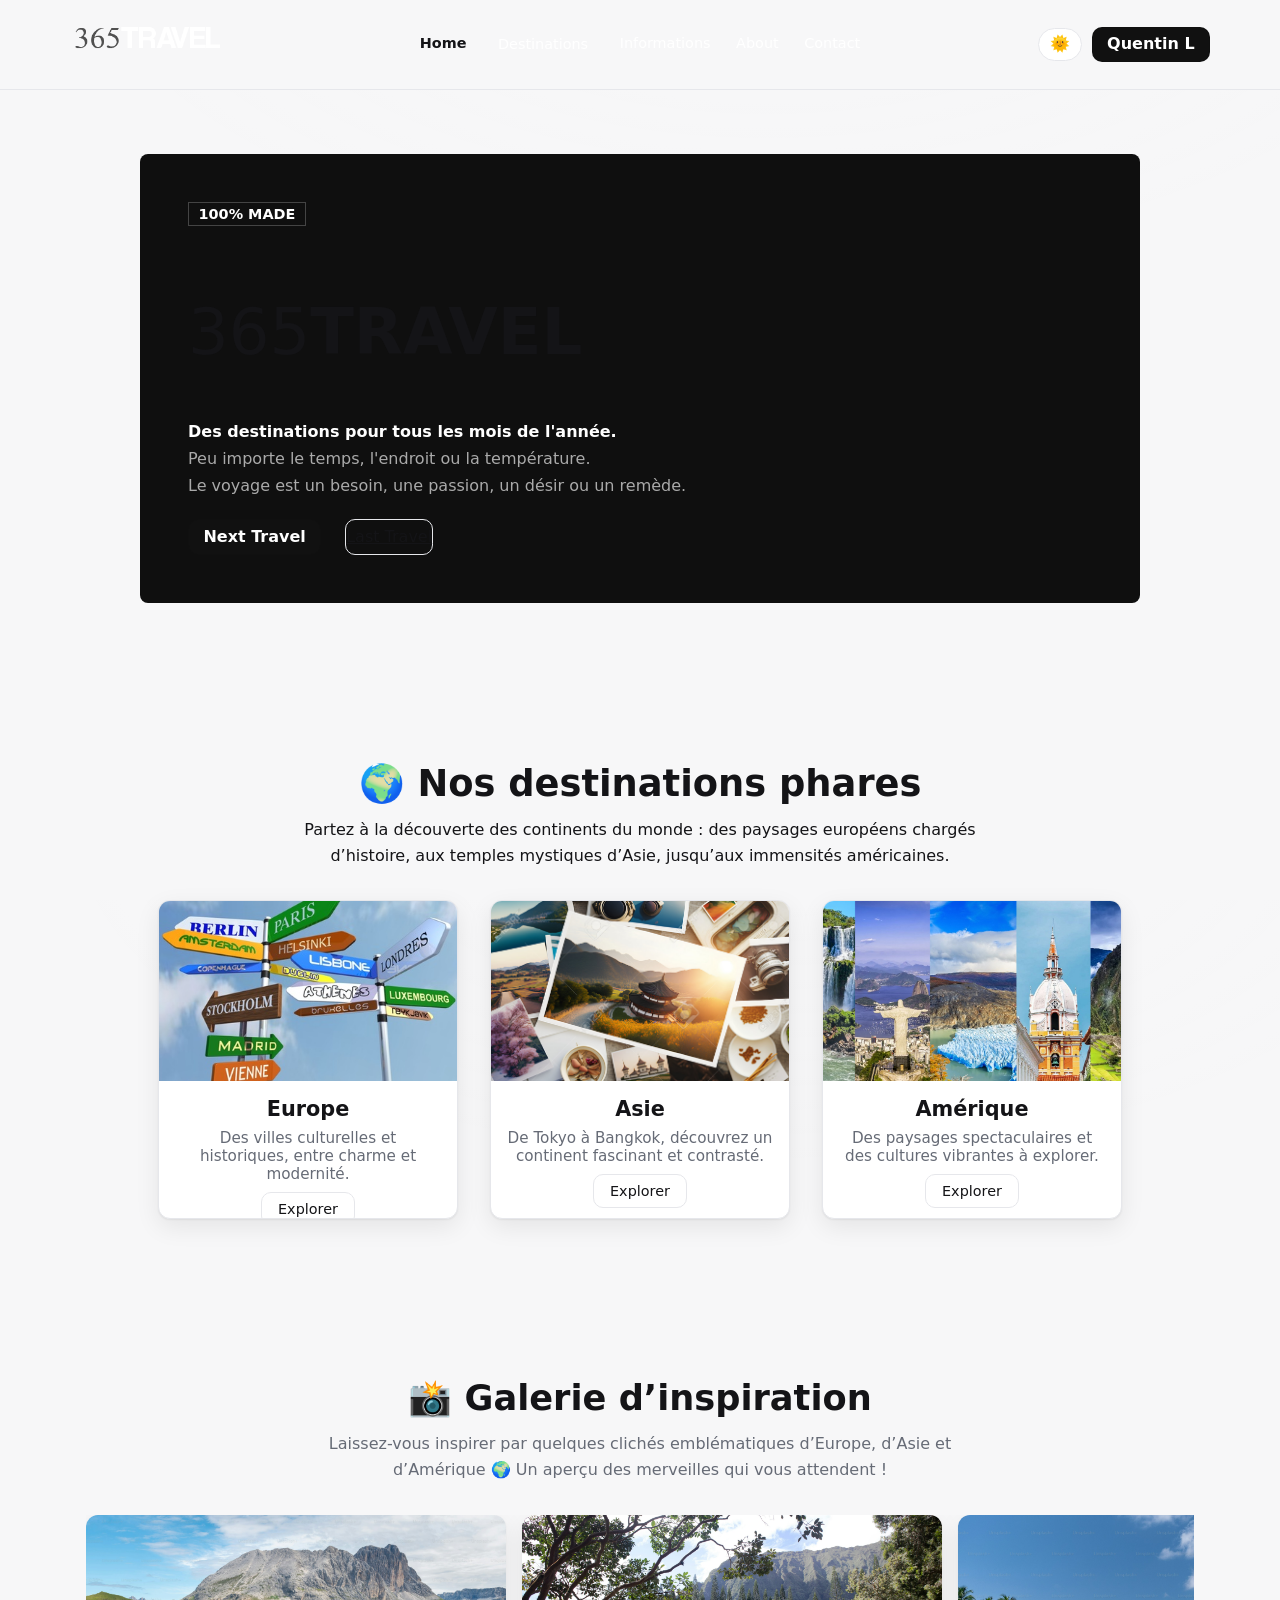
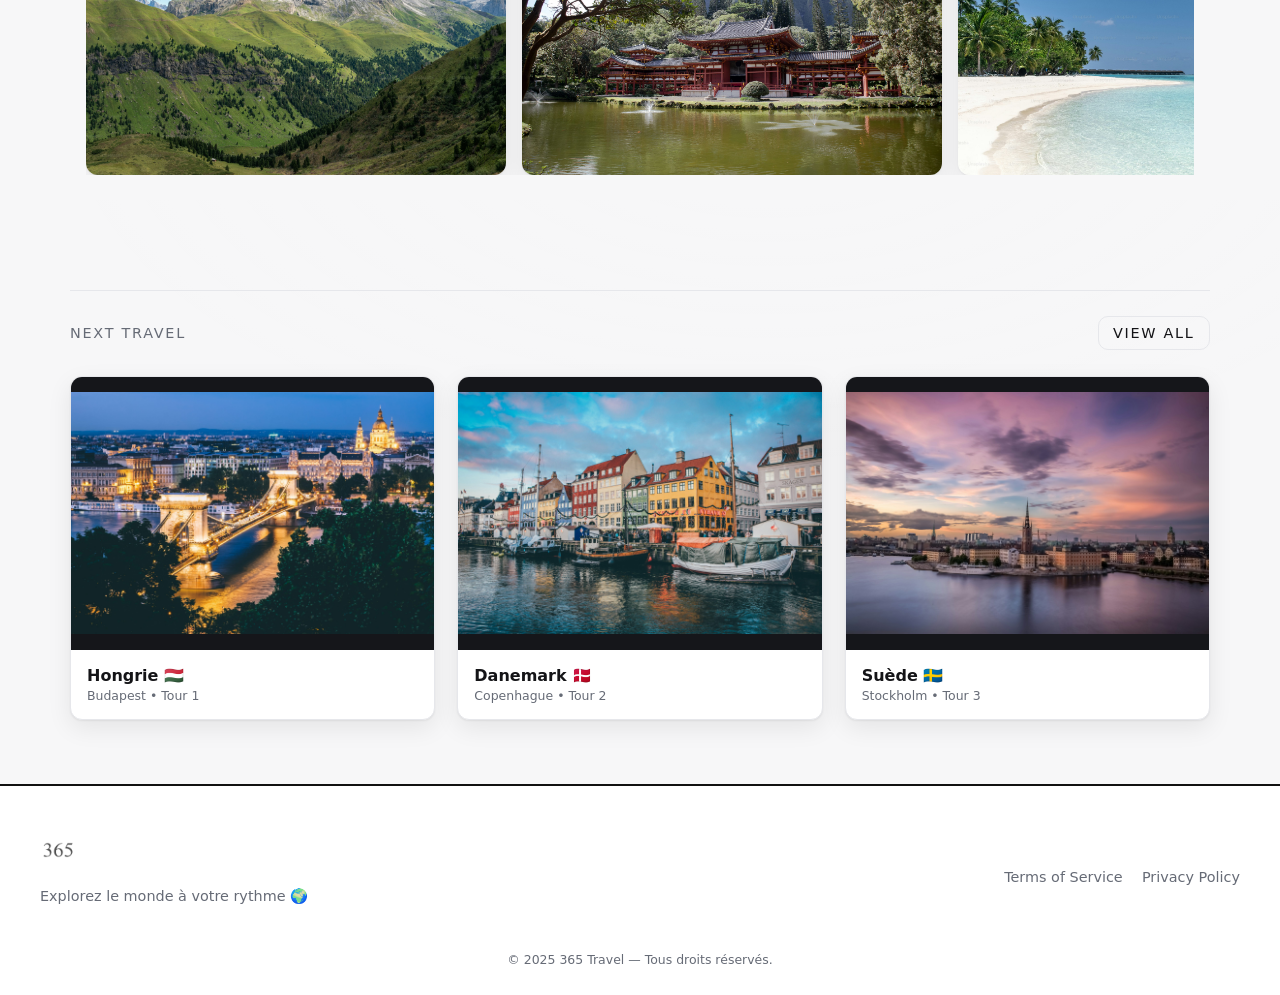
<file: index.html>
<!DOCTYPE html>
<html lang="fr" data-theme="auto">
<head>
    <meta charset="utf-8" />
    <meta name="viewport" content="width=device-width,initial-scale=1" />
    <title>Voyage | 365TRAVEL</title>
    <link rel="stylesheet" href="style.css" />

    <!-- PWA -->
    <link rel="manifest" href="manifest.json">
    <meta name="theme-color" content="#1a1a2e">
    <script>
      if ('serviceWorker' in navigator) {
        navigator.serviceWorker.register('./sw.js');
      }
    </script>

</head>
<body>
  <!-- ==============================
     HEADER
     ============================== -->
  <header class="site-header">
    <div class="container nav">
      <a class="brand" href="index.html">
        <img class="brand__logo" src="images/logo.png" alt="Logo 365 Travel">
      </a>

  <!-- NAVIGATION -->
      <nav class="primary" aria-label="Navigation principale">
        <ul>
          <li><a href="index.html" aria-current="page">Home</a></li>
          <li class="menu-item">
            <button class="submenu-toggle" aria-expanded="false">Destinations</button>
            <ul class="submenu">
              <li><a href="europe.html">Europe</a></li>
              <li><a href="asie.html">Asie</a></li>
              <li><a href="amerique.html">Amérique</a></li>
            </ul>
          </li>
          <li><a href="preparatifs.html">Informations</a></li>
          <li><a href="gallerie.html">About</a></li>
          <li><a href="a-propos.html">Contact</a></li>
        </ul>
      </nav>

      <div class="actions">
        <button id="themeToggle" class="btn theme-toggle" aria-pressed="false" aria-label="Basculer thème">
          <span id="themeIcon">🌞</span>
        </button>
        <button class="btn btn--primary" type="button">Quentin L</button>
        <button id="hamburger" class="btn btn--ghost hamburger" type="button" aria-expanded="false" aria-controls="drawer">☰</button>
      </div>
    </div>
  </header>

  <!-- Drawer = contenu cloné en JS -->
  <div id="drawer" class="drawer" role="dialog" aria-modal="true" aria-label="Menu"></div>

  <!-- ==============================
       HERO
       ============================== -->
  <section class="hero">
    <div class="badge">100% MADE</div>
    <h1>365<span>TRAVEL</span></h1>
    <p><strong>Des destinations pour tous les mois de l'année.</strong></p>
    <p>Peu importe le temps, l'endroit ou la température.</p>
    <p>Le voyage est un besoin, une passion, un désir ou un remède.</p>
    <div class="hero-buttons">
      <button class="btn btn--primary">Next Travel</button>
      <button class="btn btn--link">Last Travel</button>
    </div>
  </section>

  <!-- ==============================
     NOS DESTINATIONS PHARES
     ============================== -->
<section class="featured-destinations container">
  <h2>🌍 Nos destinations phares</h2>
  <p class="intro-text">
    Partez à la découverte des continents du monde : des paysages européens chargés d’histoire,
    aux temples mystiques d’Asie, jusqu’aux immensités américaines.
  </p>

  <div class="featured-grid">
    <article class="featured-card">
      <img src="images/europe.jpg" alt="Europe">
      <h3>Europe</h3>
      <p>Des villes culturelles et historiques, entre charme et modernité.</p>
      <a href="europe.html" class="btn btn--small">Explorer</a>
    </article>

    <article class="featured-card">
      <img src="images/asie.jpg" alt="Asie">
      <h3>Asie</h3>
      <p>De Tokyo à Bangkok, découvrez un continent fascinant et contrasté.</p>
      <a href="asie.html" class="btn btn--small">Explorer</a>
    </article>

    <article class="featured-card">
      <img src="images/amerique.jpg" alt="Amérique">
      <h3>Amérique</h3>
      <p>Des paysages spectaculaires et des cultures vibrantes à explorer.</p>
      <a href="amerique.html" class="btn btn--small">Explorer</a>
    </article>
  </div>
</section>

<!-- ==============================
     GALERIE D’INSPIRATION (Défilement horizontal)
     ============================== -->
<section class="gallery-scroll container">
  <h2>📸 Galerie d’inspiration</h2>
  <p class="gallery-intro">
    Laissez-vous inspirer par quelques clichés emblématiques d’Europe, d’Asie et d’Amérique 🌍  
    Un aperçu des merveilles qui vous attendent !
  </p>

  <div class="scroll-wrapper">
    <div class="scroll-track">
      <img src="images/image2.jpg" alt="Montagnes d'Europe">
      <img src="images/image1.jpg" alt="Temple en Asie">
      <img src="images/image3.jpg" alt="Plage d'Amérique du Sud">
      <img src="images/image4.jpg" alt="Ville européenne au coucher du soleil">
      <img src="images/image5.jpg" alt="Paysage tropical">
      <img src="images/image6.jpg" alt="Route à travers les montagnes">
      <img src="images/image7.jpg" alt="Fleurs de cerisier">
      <img src="images/image8.jpg" alt="Route 66">
      <img src="images/image9.jpg" alt="Islande">
      <img src="images/image10.jpg" alt="Savane Afrique">
      <!-- On répète les images pour créer un effet de boucle fluide -->
      <img src="images/image2.jpg" alt="Montagnes d'Europe">
      <img src="images/image1.jpg" alt="Temple en Asie">
      <img src="images/image3.jpg" alt="Plage d'Amérique du Sud">
      <img src="images/image4.jpg" alt="Ville européenne au coucher du soleil">
      <img src="images/image5.jpg" alt="Paysage tropical">
      <img src="images/image6.jpg" alt="Route à travers les montagnes">
      <img src="images/image7.jpg" alt="Fleurs de cerisier">
      <img src="images/image8.jpg" alt="Route 66">
      <img src="images/image9.jpg" alt="Islande">
      <img src="images/image10.jpg" alt="Savane Afrique">
    </div>
  </div>
</section>

  <!-- ==============================
       NEXT TRAVEL
       ============================== -->
  <section class="container">
    <div class="section-title">
      <span>NEXT TRAVEL</span>
      <a href="#" class="btn btn--ghost">View all</a>
    </div>

    <div class="art-grid">
      <!-- Hongrie -->
      <article class="card">
        <a href="pays.html?id=hongrie">
          <div class="card__media">
            <img src="images/Hongrie_budapest.jpg" alt="Hongrie" />
          </div>
          <div class="card__body">
            <div class="card__title">Hongrie 🇭🇺</div>
            <div class="card__meta">Budapest • Tour 1</div>
          </div>
        </a>
      </article>

      <!-- Danemark -->
      <article class="card">
        <a href="pays.html?id=danemark">
          <div class="card__media">
            <img src="images/copenhague.jpg" alt="Danemark" />
          </div>
          <div class="card__body">
            <div class="card__title">Danemark 🇩🇰</div>
            <div class="card__meta">Copenhague • Tour 2</div>
          </div>
        </a>
      </article>

      <!-- Suède -->
      <article class="card">
        <a href="pays.html?id=suede">
          <div class="card__media">
            <img src="images/stockholm.jpg" alt="Suède" />
          </div>
          <div class="card__body">
            <div class="card__title">Suède 🇸🇪</div>
            <div class="card__meta">Stockholm • Tour 3</div>
          </div>
        </a>
      </article>
    </section>

  <!-- ==============================
     FOOTER
     ============================== -->
<footer class="site-footer">
  <div class="footer-container">

    <!-- Colonne gauche : logo + texte -->
    <a href="index.html" aria-label="Retour à l’accueil">
    <div class="footer-col footer-left">
      <img src="images/logo.png" alt="Logo 365 Travel" class="footer-logo">
      <p>Explorez le monde à votre rythme 🌍</p>
    </div>

    <!-- Colonne centrale : réseaux sociaux -->
    <div class="footer-col footer-center">
      <div class="footer-socials" aria-label="Réseaux sociaux">
        <a href="#" aria-label="Instagram">
          <img src="images/icon-instagram.svg" alt="Instagram">
        </a>
        <a href="#" aria-label="YouTube">
          <img src="images/icon-youtube.svg" alt="YouTube">
        </a>
        <a href="#" aria-label="X (Twitter)">
          <img src="images/icon-x.svg" alt="X (Twitter)">
        </a>
      </div>
    </div>

    <!-- Colonne droite : liens légaux -->
    <div class="footer-col footer-right">
      <nav aria-label="Liens légaux">
        <a href="#">Terms of Service</a>
        <a href="#">Privacy Policy</a>
      </nav>
    </div>
  </div>

  <div class="footer-bottom">
    <p>© 2025 365 Travel — Tous droits réservés.</p>
  </div>
</footer>

  <script src="script.js"></script>
</body>
</html>
</file>
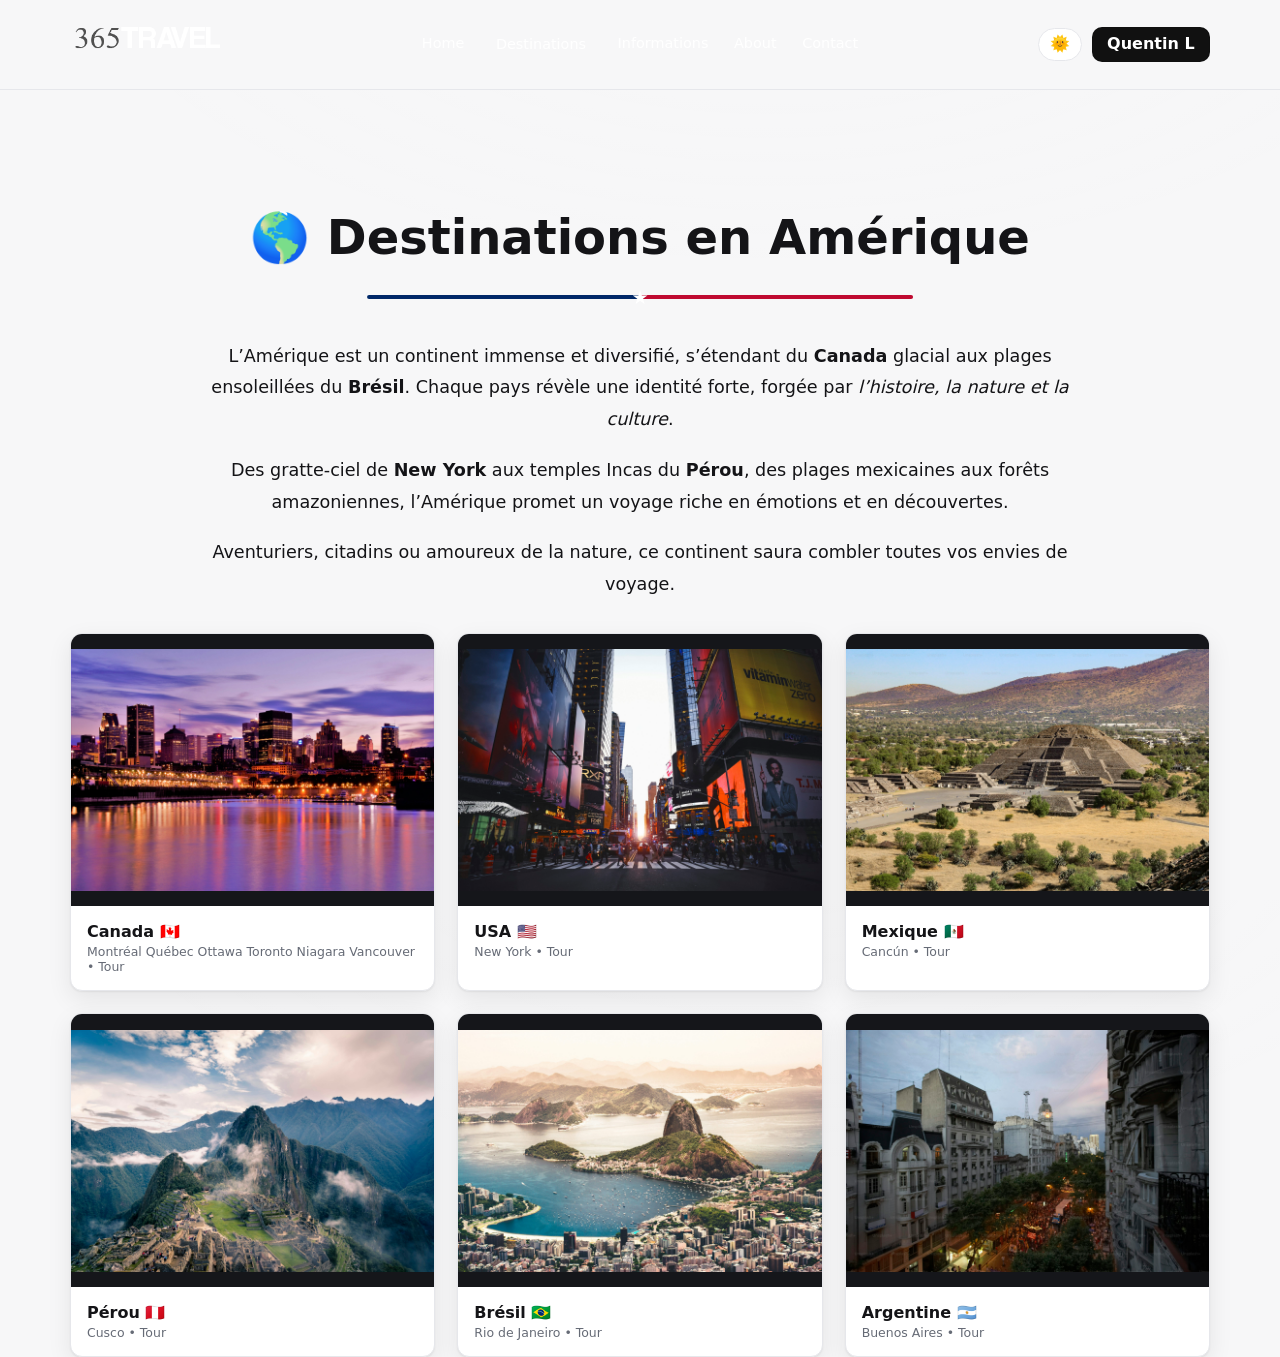
<file: amerique.html>
<!DOCTYPE html>
<html lang="fr" data-theme="auto">
<head>
  <meta charset="utf-8" />
  <meta name="viewport" content="width=device-width,initial-scale=1" />
  <title>Destinations Asie - 365TRAVE</title>
  <link rel="stylesheet" href="style.css" />
  <!-- PWA -->
    <link rel="manifest" href="manifest.json">
    <meta name="theme-color" content="#1a1a2e">
    <script>
      if ('serviceWorker' in navigator) {
        navigator.serviceWorker.register('./sw.js');
      }
    </script>

</head>
<body>

  <!-- ==============================
     HEADER
     ============================== -->
  <header class="site-header">
    <div class="container nav">
      <a class="brand" href="index.html">
        <img class="brand__logo" src="images/logo.png" alt="Logo 365 Travel">
      </a>

      <!-- NAVIGATION -->
      <nav class="primary" aria-label="Navigation principale">
        <ul>
          <li><a href="index.html">Home</a></li>
          <li class="menu-item">
            <button class="submenu-toggle" aria-expanded="false">Destinations</button>
            <ul class="submenu">
              <li><a href="europe.html">Europe</a></li>
              <li><a href="asie.html">Asie</a></li>
              <li><a href="amerique.html" aria-current="page">Amérique</a></li>
            </ul>
          </li>
          <li><a href="preparatifs.html">Informations</a></li>
          <li><a href="gallerie.html">About</a></li>
          <li><a href="a-propos.html">Contact</a></li>
        </ul>
      </nav>

      <div class="actions">
        <button id="themeToggle" class="btn theme-toggle" aria-pressed="false" aria-label="Basculer thème">
          <span id="themeIcon">🌞</span>
        </button>
        <button class="btn btn--primary" type="button">Quentin L</button>
        <button id="hamburger" class="btn btn--ghost hamburger" type="button" aria-expanded="false" aria-controls="drawer">☰</button>
      </div>
    </div>
  </header>

  <div id="drawer" class="drawer" role="dialog" aria-modal="true" aria-label="Menu"></div>
  <main class="container">
  <!-- ==============================
       AMÉRIQUE
       ============================== -->
  <section class="intro-amerique">
    <div class="intro-text">
      <h1>🌎 Destinations en Amérique</h1>
      <p>
        L’Amérique est un continent immense et diversifié, s’étendant du <strong>Canada</strong> glacial aux plages ensoleillées du <strong>Brésil</strong>. 
        Chaque pays révèle une identité forte, forgée par <em>l’histoire, la nature et la culture</em>.
      </p>
      <p>
        Des gratte-ciel de <strong>New York</strong> aux temples Incas du <strong>Pérou</strong>, des plages mexicaines aux forêts amazoniennes, 
        l’Amérique promet un voyage riche en émotions et en découvertes.
      </p>
      <p>
        Aventuriers, citadins ou amoureux de la nature, ce continent saura combler toutes vos envies de voyage.
      </p>
    </div>
  </section>

  <section class="art-grid">
    <a href="pays.html?id=canada" class="card"><div class="card__media"><img src="images/montreal.jpg" alt="Montréal"></div><div class="card__body"><div class="card__title">Canada 🇨🇦</div><div class="card__meta">Montréal Québec Ottawa Toronto Niagara Vancouver • Tour</div></div></a>
    <article class="card"><div class="card__media"><img src="images/nyc.jpg" alt="New York"></div><div class="card__body"><div class="card__title">USA 🇺🇸</div><div class="card__meta">New York • Tour</div></div></article>
    <article class="card"><div class="card__media"><img src="images/cancun.jpg" alt="Cancun"></div><div class="card__body"><div class="card__title">Mexique 🇲🇽</div><div class="card__meta">Cancún • Tour</div></div></article>
    <article class="card"><div class="card__media"><img src="images/machu-picchu.jpg" alt="Pérou"></div><div class="card__body"><div class="card__title">Pérou 🇵🇪</div><div class="card__meta">Cusco • Tour</div></div></article>
    <article class="card"><div class="card__media"><img src="images/rio.jpg" alt="Rio de Janeiro"></div><div class="card__body"><div class="card__title">Brésil 🇧🇷</div><div class="card__meta">Rio de Janeiro • Tour</div></div></article>
    <article class="card"><div class="card__media"><img src="images/buenos-aires.jpg" alt="Buenos Aires"></div><div class="card__body"><div class="card__title">Argentine 🇦🇷</div><div class="card__meta">Buenos Aires • Tour</div></div></article>
  </section>

</main>

  <script src="script.js"></script>
</body>
</html>
</file>
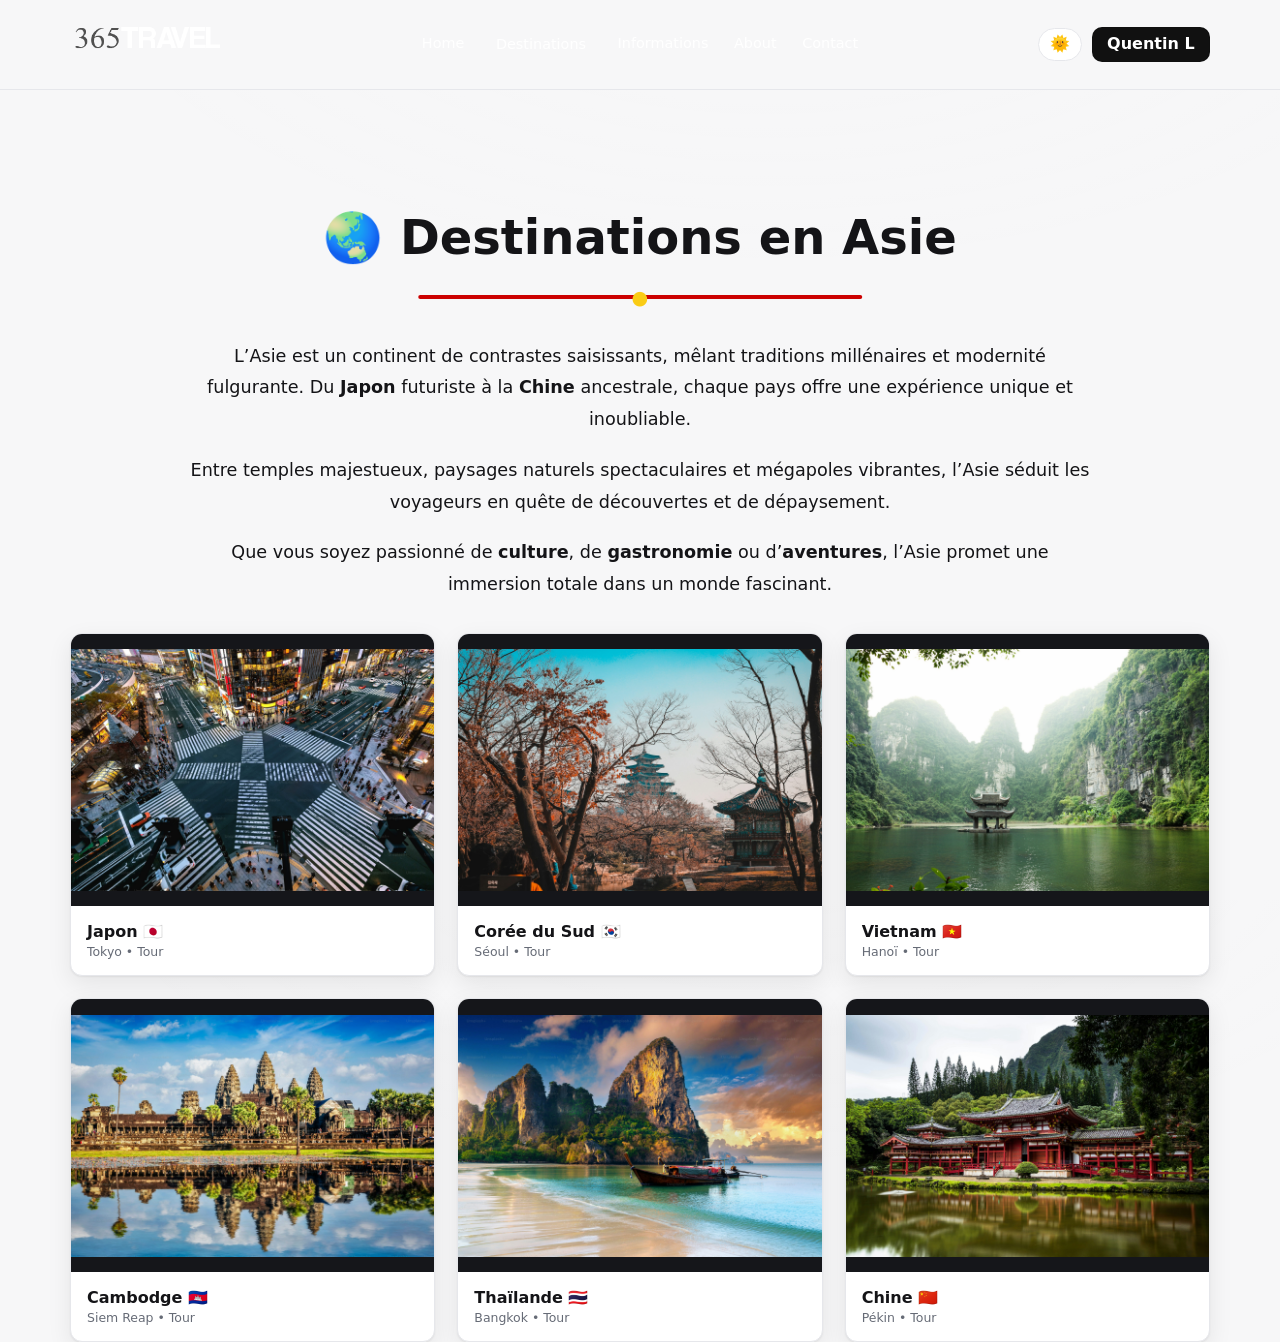
<file: asie.html>
<!DOCTYPE html>
<html lang="fr" data-theme="auto">
<head>
  <meta charset="utf-8" />
  <meta name="viewport" content="width=device-width,initial-scale=1" />
  <title>Destinations Asie - 365TRAVE</title>
  <link rel="stylesheet" href="style.css" />
  <!-- PWA -->
    <link rel="manifest" href="manifest.json">
    <meta name="theme-color" content="#1a1a2e">
    <script>
      if ('serviceWorker' in navigator) {
        navigator.serviceWorker.register('./sw.js');
      }
    </script>

</head>
<body>

  <!-- ==============================
     HEADER
     ============================== -->
  <header class="site-header">
    <div class="container nav">
      <a class="brand" href="index.html">
        <img class="brand__logo" src="images/logo.png" alt="Logo 365 Travel">
      </a>

      <!-- NAVIGATION -->
      <nav class="primary" aria-label="Navigation principale">
        <ul>
          <li><a href="index.html">Home</a></li>
          <li class="menu-item">
            <button class="submenu-toggle" aria-expanded="false">Destinations</button>
            <ul class="submenu">
              <li><a href="europe.html">Europe</a></li>
              <li><a href="asie.html" aria-current="page">Asie</a></li>
              <li><a href="amerique.html">Amérique</a></li>
            </ul>
          </li>
          <li><a href="preparatifs.html">Informations</a></li>
          <li><a href="gallerie.html">About</a></li>
          <li><a href="a-propos.html">Contact</a></li>
        </ul>
      </nav>

      <div class="actions">
        <button id="themeToggle" class="btn theme-toggle" aria-pressed="false" aria-label="Basculer thème">
          <span id="themeIcon">🌞</span>
        </button>
        <button class="btn btn--primary" type="button">Quentin L</button>
        <button id="hamburger" class="btn btn--ghost hamburger" type="button" aria-expanded="false" aria-controls="drawer">☰</button>
      </div>
    </div>
  </header>

  <div id="drawer" class="drawer" role="dialog" aria-modal="true" aria-label="Menu"></div>
  <main class="container">
  <!-- ==============================
      ASIE
      ============================== -->
  <section class="intro-asie">
    <div class="intro-text">
      <h1>🌏 Destinations en Asie</h1>
      <p>
        L’Asie est un continent de contrastes saisissants, mêlant traditions millénaires et modernité fulgurante. 
        Du <strong>Japon</strong> futuriste à la <strong>Chine</strong> ancestrale, chaque pays offre une expérience unique et inoubliable.
      </p>
      <p>
        Entre temples majestueux, paysages naturels spectaculaires et mégapoles vibrantes, 
        l’Asie séduit les voyageurs en quête de découvertes et de dépaysement.
      </p>
      <p>
        Que vous soyez passionné de <strong>culture</strong>, de <strong>gastronomie</strong> 
        ou d’<strong>aventures</strong>, l’Asie promet une immersion totale dans un monde fascinant.
      </p>
    </div>
  </section>

  <section class="art-grid">
    <article class="card"><div class="card__media"><img src="images/tokyo.jpg" alt="Tokyo"></div><div class="card__body"><div class="card__title">Japon 🇯🇵</div><div class="card__meta">Tokyo • Tour</div></div></article>
    <article class="card"><div class="card__media"><img src="images/seoul.jpg" alt="Séoul"></div><div class="card__body"><div class="card__title">Corée du Sud 🇰🇷</div><div class="card__meta">Séoul • Tour</div></div></article>
    <article class="card"><div class="card__media"><img src="images/hanoi.jpg" alt="Vietnam"></div><div class="card__body"><div class="card__title">Vietnam 🇻🇳</div><div class="card__meta">Hanoï • Tour</div></div></article>
    <article class="card"><div class="card__media"><img src="images/angkor.jpg" alt="Cambodge"></div><div class="card__body"><div class="card__title">Cambodge 🇰🇭</div><div class="card__meta">Siem Reap • Tour</div></div></article>
    <article class="card"><div class="card__media"><img src="images/bangkok.jpg" alt="Thaïlande"></div><div class="card__body"><div class="card__title">Thaïlande 🇹🇭</div><div class="card__meta">Bangkok • Tour</div></div></article>
    <article class="card"><div class="card__media"><img src="images/pekin.jpg" alt="Chine"></div><div class="card__body"><div class="card__title">Chine 🇨🇳</div><div class="card__meta">Pékin • Tour</div></div></article>
  </section>

  <script src="script.js"></script>
</body>
</html>
</file>
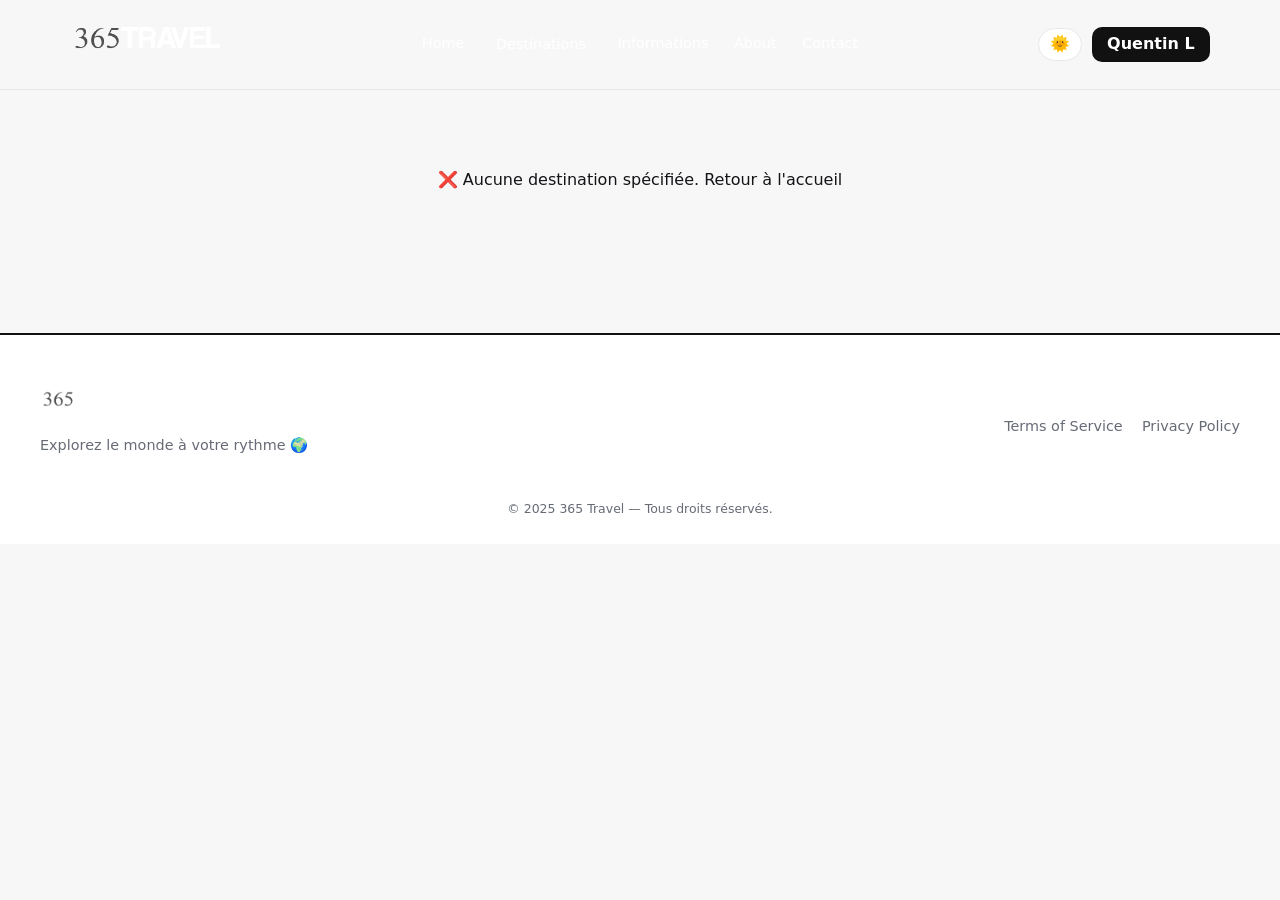
<file: pays.html>
<!DOCTYPE html>
<html lang="fr" data-theme="auto">
<head>
  <meta charset="utf-8" />
  <meta name="viewport" content="width=device-width,initial-scale=1" />
  <title id="page-title">Destination | 365TRAVEL</title>
  <link rel="stylesheet" href="style.css" />

  <!-- PWA -->
  <link rel="manifest" href="manifest.json">
  <meta name="theme-color" content="#1a1a2e">
  <script>
    if ('serviceWorker' in navigator) {
      navigator.serviceWorker.register('./sw.js');
    }
  </script>
</head>
<body>

  <!-- ==============================
     HEADER
     ============================== -->
  <header class="site-header">
    <div class="container nav">
      <a class="brand" href="index.html">
        <img class="brand__logo" src="images/logo.png" alt="Logo 365 Travel">
      </a>
      <nav class="primary" aria-label="Navigation principale">
        <ul>
          <li><a href="index.html">Home</a></li>
          <li class="menu-item">
            <button class="submenu-toggle" aria-expanded="false">Destinations</button>
            <ul class="submenu">
              <li><a href="europe.html">Europe</a></li>
              <li><a href="asie.html">Asie</a></li>
              <li><a href="amerique.html">Amérique</a></li>
            </ul>
          </li>
          <li><a href="preparatifs.html">Informations</a></li>
          <li><a href="gallerie.html">About</a></li>
          <li><a href="a-propos.html">Contact</a></li>
        </ul>
      </nav>
      <div class="actions">
        <button id="themeToggle" class="btn theme-toggle" aria-pressed="false" aria-label="Basculer thème">
          <span id="themeIcon">🌞</span>
        </button>
        <button class="btn btn--primary" type="button">Quentin L</button>
        <button id="hamburger" class="btn btn--ghost hamburger" type="button" aria-expanded="false" aria-controls="drawer">☰</button>
      </div>
    </div>
  </header>

  <!-- Drawer mobile -->
  <div id="drawer" class="drawer" role="dialog" aria-modal="true" aria-label="Menu"></div>

  <!-- ==============================
     CONTENU DYNAMIQUE
     ============================== -->
  <main id="main-content">
    <!-- Rempli par JavaScript -->
    <div id="loading" class="container" style="padding:4rem 1rem; text-align:center;">
      <p>Chargement de la destination…</p>
    </div>
  </main>

  <!-- ==============================
     FOOTER
     ============================== -->
  <footer class="site-footer">
    <div class="footer-container">
      <a href="index.html" aria-label="Retour à l'accueil">
        <div class="footer-col footer-left">
          <img src="images/logo.png" alt="Logo 365 Travel" class="footer-logo">
          <p>Explorez le monde à votre rythme 🌍</p>
        </div>
      </a>
      <div class="footer-col footer-center">
        <div class="footer-socials" aria-label="Réseaux sociaux">
          <a href="#" aria-label="Instagram"><img src="images/icon-instagram.svg" alt="Instagram"></a>
          <a href="#" aria-label="YouTube"><img src="images/icon-youtube.svg" alt="YouTube"></a>
          <a href="#" aria-label="X (Twitter)"><img src="images/icon-x.svg" alt="X (Twitter)"></a>
        </div>
      </div>
      <div class="footer-col footer-right">
        <nav aria-label="Liens légaux">
          <a href="#">Terms of Service</a>
          <a href="#">Privacy Policy</a>
        </nav>
      </div>
    </div>
    <div class="footer-bottom">
      <p>© 2025 365 Travel — Tous droits réservés.</p>
    </div>
  </footer>

  <script src="script.js"></script>
  <script>
  // ==============================
  // CHARGEMENT DYNAMIQUE DU PAYS
  // ==============================
  (async function loadPays() {
    // Lire l'ID du pays depuis l'URL : pays.html?id=hongrie
    const params = new URLSearchParams(window.location.search);
    const id = params.get('id');

    if (!id) {
      document.getElementById('loading').innerHTML =
        '<p>❌ Aucune destination spécifiée. <a href="index.html">Retour à l\'accueil</a></p>';
      return;
    }

    let data;
    try {
      const res = await fetch('pays.json');
      const all = await res.json();
      data = all[id];
    } catch(e) {
      document.getElementById('loading').innerHTML =
        '<p>❌ Impossible de charger les données. <a href="index.html">Retour à l\'accueil</a></p>';
      return;
    }

    if (!data) {
      document.getElementById('loading').innerHTML =
        `<p>❌ Destination "${id}" introuvable. <a href="index.html">Retour à l'accueil</a></p>`;
      return;
    }

    // Mettre à jour le titre de l'onglet
    document.getElementById('page-title').textContent =
      `${data.nom} ${data.drapeau} | 365TRAVEL`;

    // ---- Construire le HTML ----
    const main = document.getElementById('main-content');
    main.innerHTML = buildPage(data);
  })();

  function buildPage(p) {
    return `
      <!-- HERO -->
      <section class="hero hero-page container">
        <div class="badge">${p.drapeau} ${p.nom}</div>
        <div class="hero-header">
          <h1><strong>${p.titre}</strong></h1>
          <div class="hero-image">
            <img src="${p.image_hero}" alt="${p.alt_hero}">
          </div>
        </div>
        <div class="hero-description">
          <p><strong>${p.description_courte}</strong></p>
          <p><em>${p.description_longue}</em></p>
        </div>
      </section>

      <!-- INFORMATIONS -->
      <section class="info-section info-flag ${p.flag_class} container">
        <h3 class="info-title">ℹ️ Informations supplémentaires</h3>
        <div class="info-grid">
          ${p.infos.map(info => `
            <div class="info-item">
              <h4>${info.emoji} ${info.titre}</h4>
              <p>${info.texte}</p>
            </div>
          `).join('')}
        </div>
      </section>

      <!-- ITINÉRAIRE -->
      <h2 class="itineraire-title ${p.flag_class}">
        📍 Itinéraire de ${p.nb_jours} jours à ${p.ville}
      </h2>
      ${p.jours.map(jour => buildJour(jour)).join('')}

      <!-- CONSEILS -->
      <section class="info-section container">
        <h3 class="info-title">✨ Conseils pratiques</h3>
        <div class="conseils-grid">
          ${p.conseils.map(c => `
            <div class="conseil-item"><p>- ${c}</p></div>
          `).join('')}
        </div>
      </section>

      <!-- BUDGET -->
      <section class="info-section container budget-section ${p.budget_class}">
        <h3 class="info-title">📒 ${p.budget.titre}</h3>
        <div class="budget-table-wrapper">
          <table class="budget-table">
            <thead>
              <tr><th>Catégorie</th><th>Prix moyen</th><th>Détails</th></tr>
            </thead>
            <tbody>
              ${p.budget.lignes.map(l => `
                <tr>
                  <td>${l.categorie}</td>
                  <td>${l.prix}</td>
                  <td>${l.details}</td>
                </tr>
              `).join('')}
            </tbody>
          </table>
        </div>
      </section>
    `;
  }

  function buildJour(jour) {
    return `
      <section class="itineraire">
        <article class="jour">
          <img src="${jour.image}" alt="${jour.alt}">
          <h3>Jour ${jour.numero} – ${jour.titre}</h3>
          ${jour.sections.map(s => buildSection(s)).join('')}
        </article>
      </section>
    `;
  }

  function buildSection(s) {
    const label = `<h4>${labelEmoji(s.label)} ${s.label} :</h4>`;
    if (s.type === 'liste') {
      return label + `<ul>${s.contenu.map(c => `<li>${c}</li>`).join('')}</ul>`;
    } else {
      return label + `<p>${s.contenu}</p>`;
    }
  }

  function labelEmoji(label) {
    const map = { 'Matin': '🌅', 'Déjeuner': '🍽️', 'Après-midi': '☀️', 'Soir': '🌙' };
    return map[label] || '';
  }
  </script>
</body>
</html>
</file>
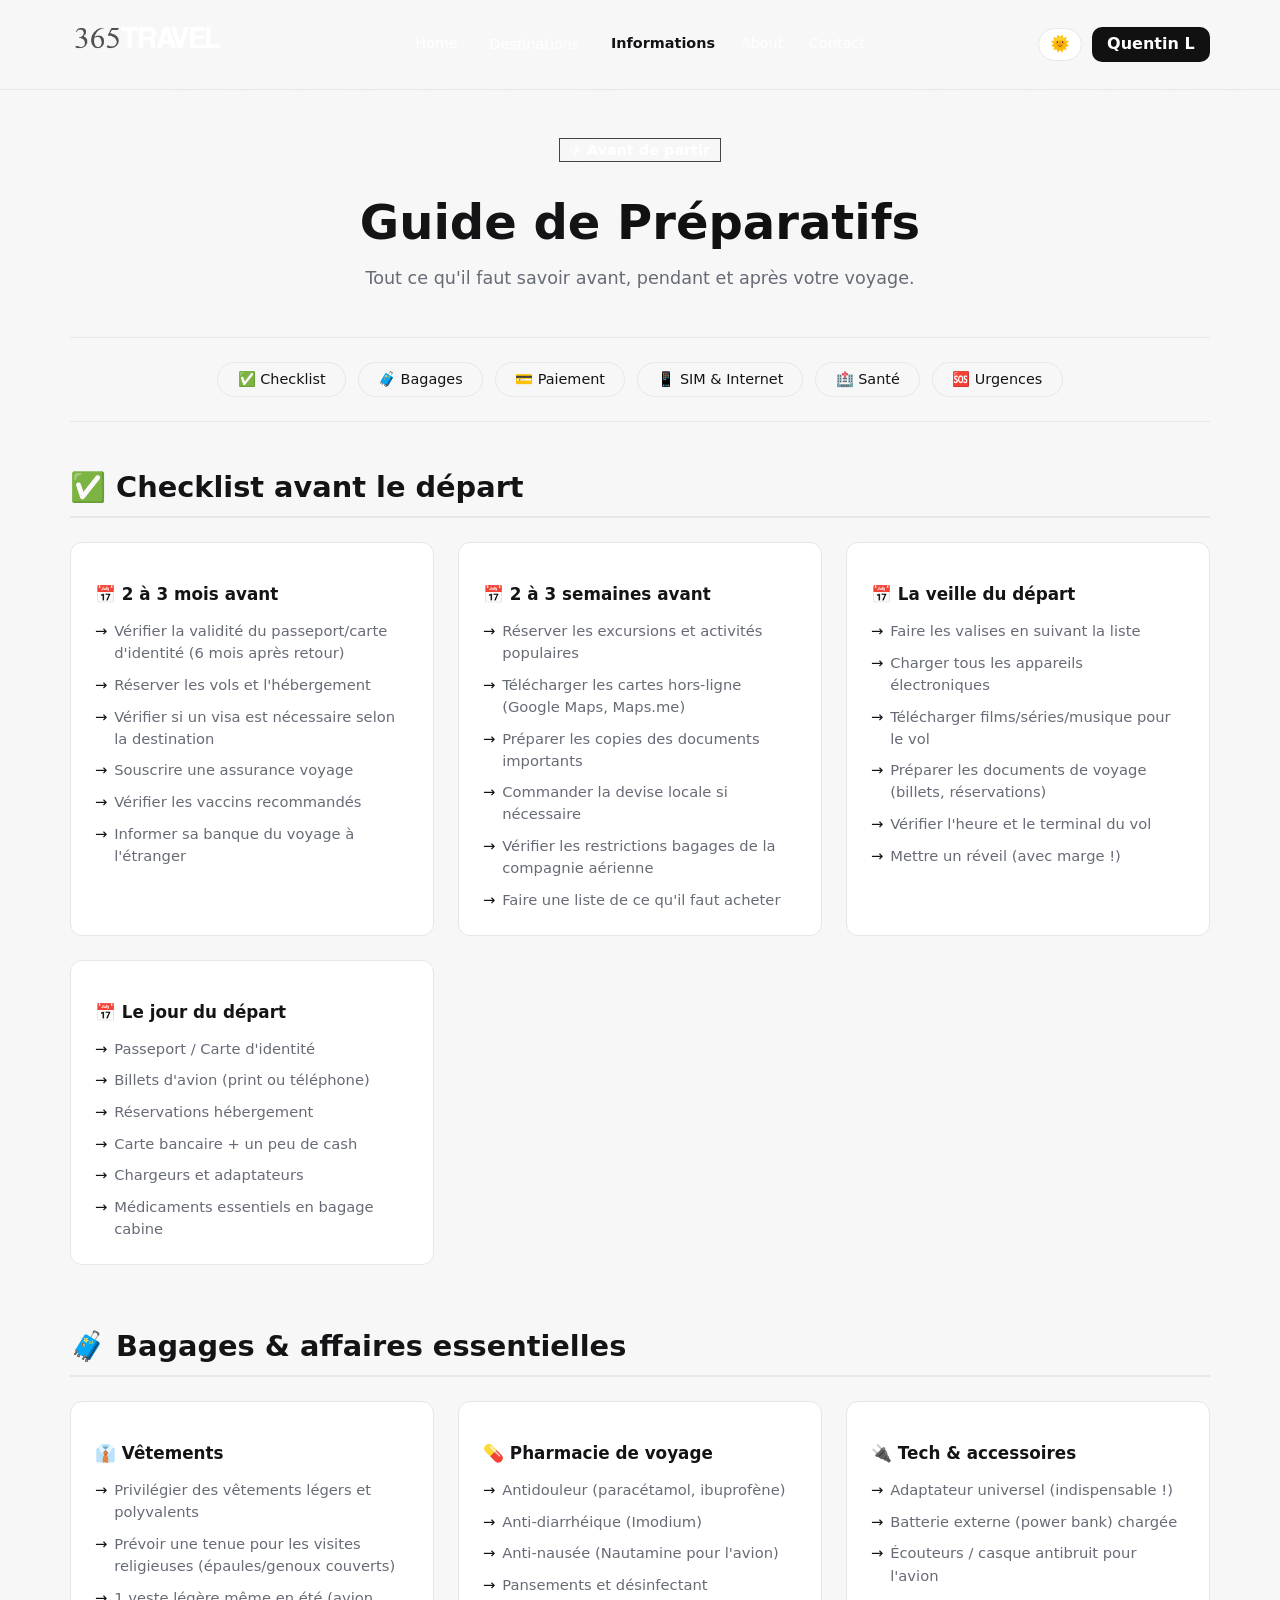
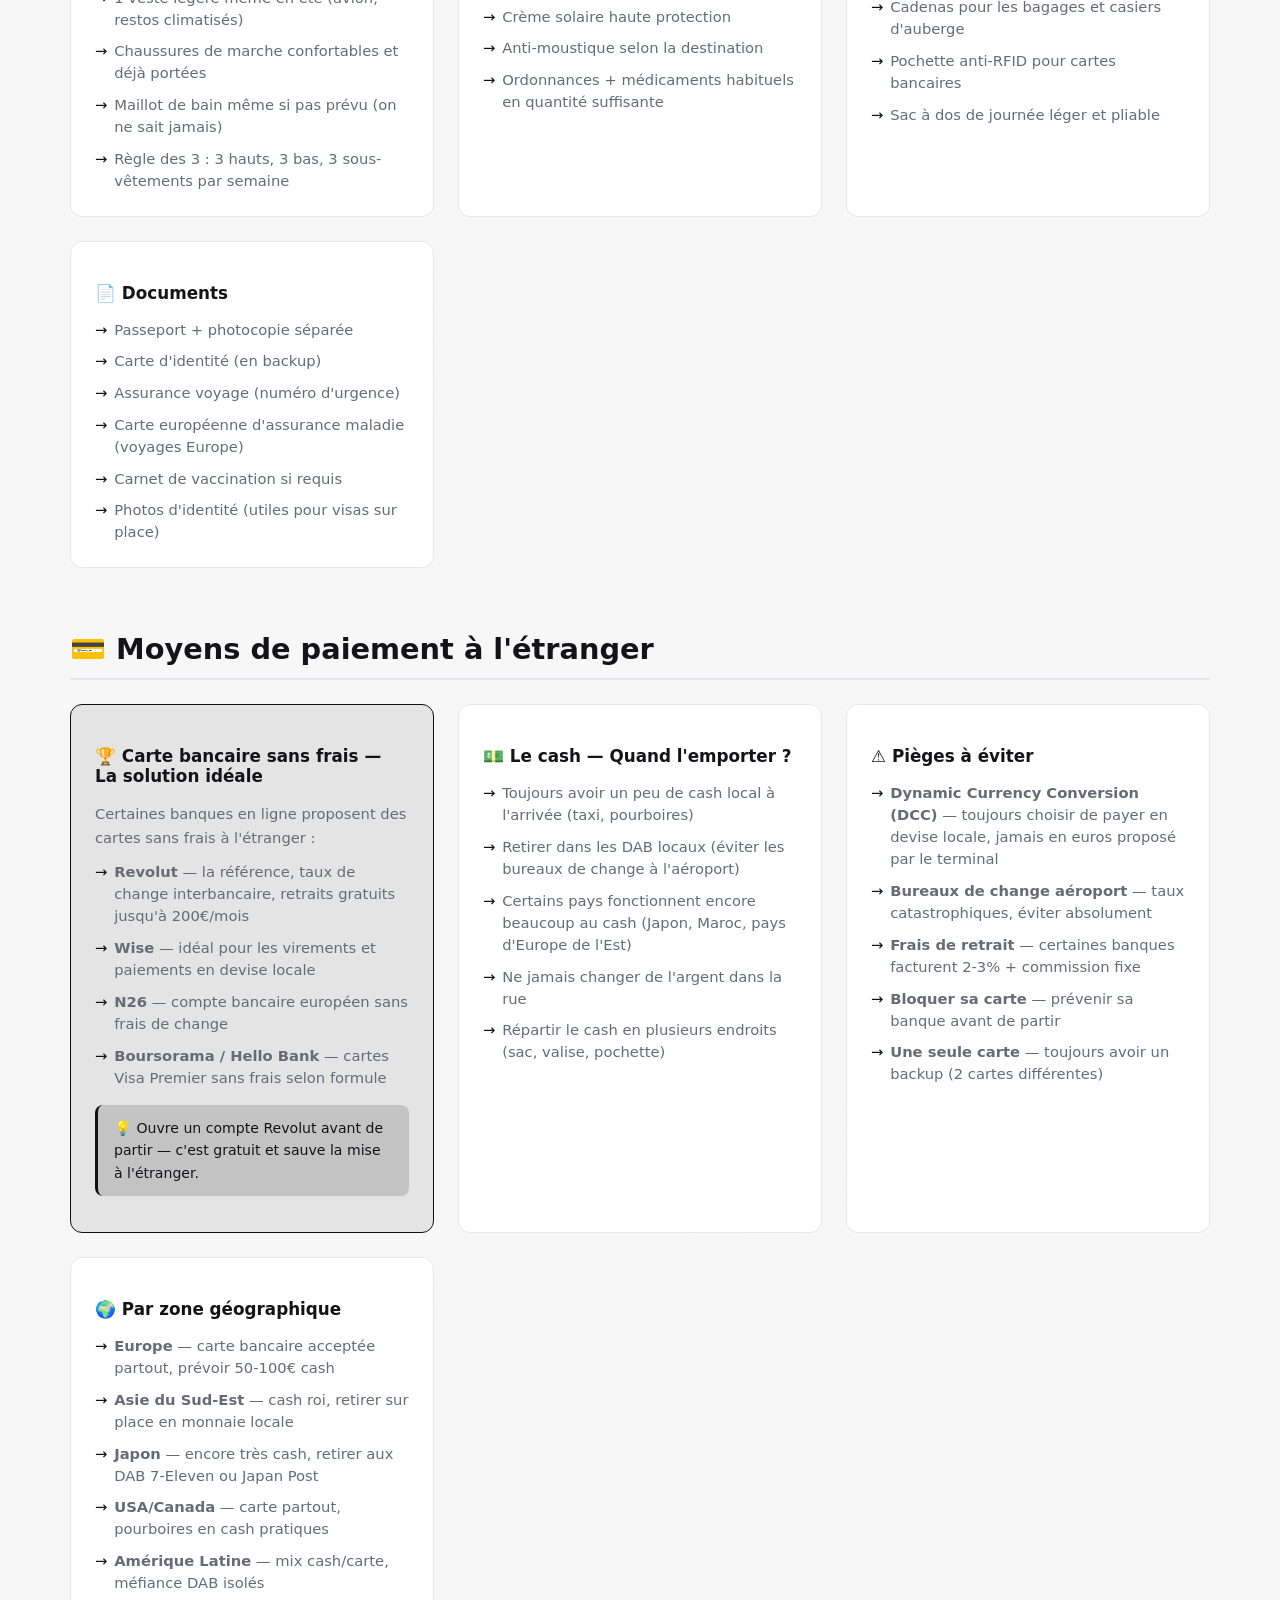
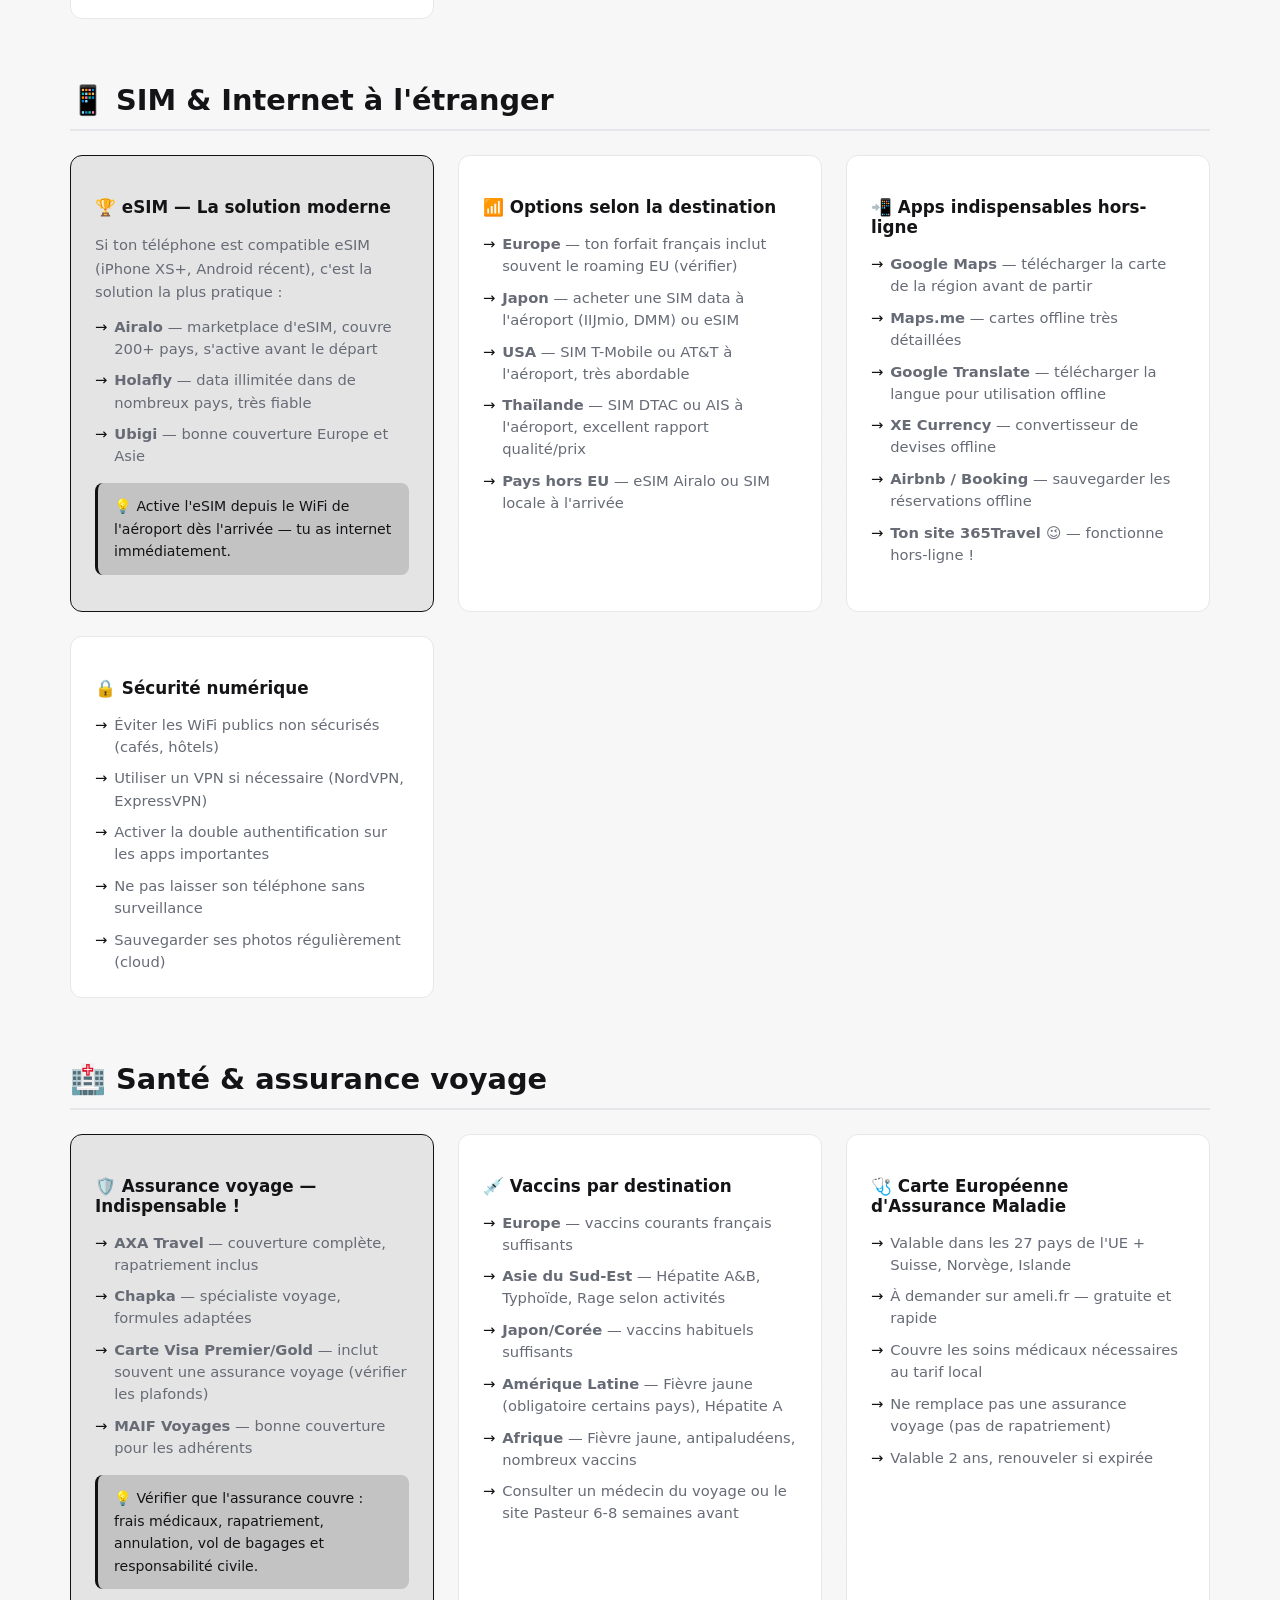
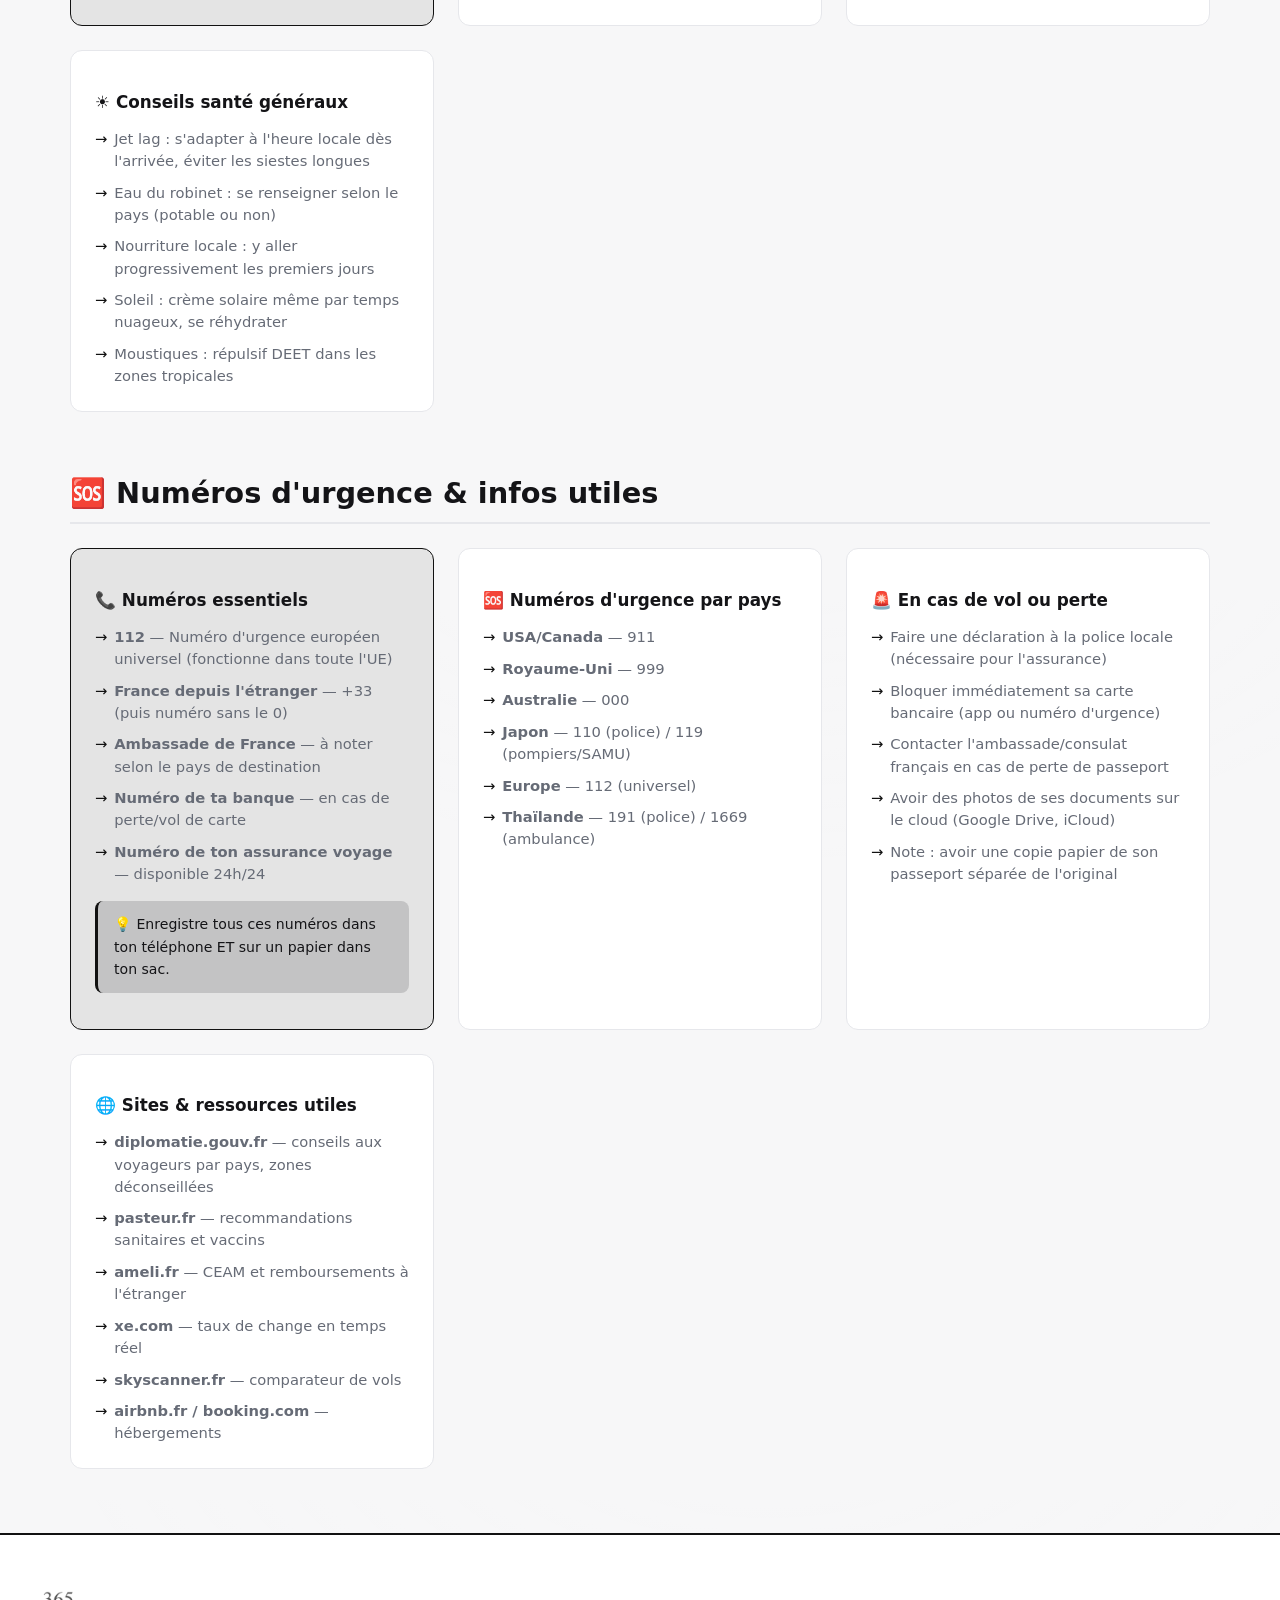
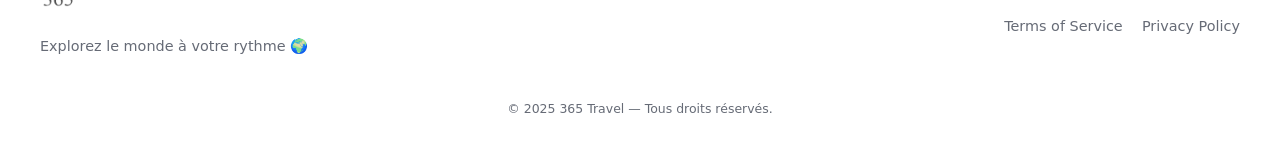
<file: preparatifs.html>
<!DOCTYPE html>
<html lang="fr" data-theme="auto">
<head>
  <meta charset="utf-8" />
  <meta name="viewport" content="width=device-width,initial-scale=1" />
  <title>Préparatifs | 365TRAVEL</title>
  <link rel="stylesheet" href="style.css" />
  <link rel="manifest" href="manifest.json">
  <meta name="theme-color" content="#1a1a2e">
  <script>
    if ('serviceWorker' in navigator) {
      navigator.serviceWorker.register('./sw.js');
    }
  </script>
</head>
<body>

  <!-- HEADER -->
  <header class="site-header">
    <div class="container nav">
      <a class="brand" href="index.html">
        <img class="brand__logo" src="images/logo.png" alt="Logo 365 Travel">
      </a>
      <nav class="primary" aria-label="Navigation principale">
        <ul>
          <li><a href="index.html">Home</a></li>
          <li class="menu-item">
            <button class="submenu-toggle" aria-expanded="false">Destinations</button>
            <ul class="submenu">
              <li><a href="europe.html">Europe</a></li>
              <li><a href="asie.html">Asie</a></li>
              <li><a href="amerique.html">Amérique</a></li>
            </ul>
          </li>
          <li><a href="preparatifs.html" aria-current="page">Informations</a></li>
          <li><a href="gallerie.html">About</a></li>
          <li><a href="a-propos.html">Contact</a></li>
        </ul>
      </nav>
      <div class="actions">
        <button id="themeToggle" class="btn theme-toggle" aria-pressed="false" aria-label="Basculer thème">
          <span id="themeIcon">🌞</span>
        </button>
        <button class="btn btn--primary" type="button">Quentin L</button>
        <button id="hamburger" class="btn btn--ghost hamburger" type="button" aria-expanded="false" aria-controls="drawer">☰</button>
      </div>
    </div>
  </header>

  <div id="drawer" class="drawer" role="dialog" aria-modal="true" aria-label="Menu"></div>

  <main class="container">

    <!-- HERO -->
    <section class="prep-hero">
      <div class="badge">✈️ Avant de partir</div>
      <h1>Guide de <span>Préparatifs</span></h1>
      <p>Tout ce qu'il faut savoir avant, pendant et après votre voyage.</p>
    </section>

    <!-- NAVIGATION INTERNE -->
    <nav class="prep-nav">
      <a href="#checklist">✅ Checklist</a>
      <a href="#bagages">🧳 Bagages</a>
      <a href="#paiement">💳 Paiement</a>
      <a href="#sim">📱 SIM & Internet</a>
      <a href="#sante">🏥 Santé</a>
      <a href="#urgences">🆘 Urgences</a>
    </nav>

    <!-- ==============================
         CHECKLIST AVANT DÉPART
         ============================== -->
    <section class="prep-section" id="checklist">
      <h2 class="prep-title">✅ Checklist avant le départ</h2>

      <div class="prep-grid">
        <div class="prep-card">
          <h3>📅 2 à 3 mois avant</h3>
          <ul class="prep-list">
            <li>Vérifier la validité du passeport/carte d'identité (6 mois après retour)</li>
            <li>Réserver les vols et l'hébergement</li>
            <li>Vérifier si un visa est nécessaire selon la destination</li>
            <li>Souscrire une assurance voyage</li>
            <li>Vérifier les vaccins recommandés</li>
            <li>Informer sa banque du voyage à l'étranger</li>
          </ul>
        </div>

        <div class="prep-card">
          <h3>📅 2 à 3 semaines avant</h3>
          <ul class="prep-list">
            <li>Réserver les excursions et activités populaires</li>
            <li>Télécharger les cartes hors-ligne (Google Maps, Maps.me)</li>
            <li>Préparer les copies des documents importants</li>
            <li>Commander la devise locale si nécessaire</li>
            <li>Vérifier les restrictions bagages de la compagnie aérienne</li>
            <li>Faire une liste de ce qu'il faut acheter</li>
          </ul>
        </div>

        <div class="prep-card">
          <h3>📅 La veille du départ</h3>
          <ul class="prep-list">
            <li>Faire les valises en suivant la liste</li>
            <li>Charger tous les appareils électroniques</li>
            <li>Télécharger films/séries/musique pour le vol</li>
            <li>Préparer les documents de voyage (billets, réservations)</li>
            <li>Vérifier l'heure et le terminal du vol</li>
            <li>Mettre un réveil (avec marge !)</li>
          </ul>
        </div>

        <div class="prep-card">
          <h3>📅 Le jour du départ</h3>
          <ul class="prep-list">
            <li>Passeport / Carte d'identité</li>
            <li>Billets d'avion (print ou téléphone)</li>
            <li>Réservations hébergement</li>
            <li>Carte bancaire + un peu de cash</li>
            <li>Chargeurs et adaptateurs</li>
            <li>Médicaments essentiels en bagage cabine</li>
          </ul>
        </div>
      </div>
    </section>

    <!-- ==============================
         BAGAGES
         ============================== -->
    <section class="prep-section" id="bagages">
      <h2 class="prep-title">🧳 Bagages & affaires essentielles</h2>

      <div class="prep-grid">
        <div class="prep-card">
          <h3>👔 Vêtements</h3>
          <ul class="prep-list">
            <li>Privilégier des vêtements légers et polyvalents</li>
            <li>Prévoir une tenue pour les visites religieuses (épaules/genoux couverts)</li>
            <li>1 veste légère même en été (avion, restos climatisés)</li>
            <li>Chaussures de marche confortables et déjà portées</li>
            <li>Maillot de bain même si pas prévu (on ne sait jamais)</li>
            <li>Règle des 3 : 3 hauts, 3 bas, 3 sous-vêtements par semaine</li>
          </ul>
        </div>

        <div class="prep-card">
          <h3>💊 Pharmacie de voyage</h3>
          <ul class="prep-list">
            <li>Antidouleur (paracétamol, ibuprofène)</li>
            <li>Anti-diarrhéique (Imodium)</li>
            <li>Anti-nausée (Nautamine pour l'avion)</li>
            <li>Pansements et désinfectant</li>
            <li>Crème solaire haute protection</li>
            <li>Anti-moustique selon la destination</li>
            <li>Ordonnances + médicaments habituels en quantité suffisante</li>
          </ul>
        </div>

        <div class="prep-card">
          <h3>🔌 Tech & accessoires</h3>
          <ul class="prep-list">
            <li>Adaptateur universel (indispensable !)</li>
            <li>Batterie externe (power bank) chargée</li>
            <li>Écouteurs / casque antibruit pour l'avion</li>
            <li>Cadenas pour les bagages et casiers d'auberge</li>
            <li>Pochette anti-RFID pour cartes bancaires</li>
            <li>Sac à dos de journée léger et pliable</li>
          </ul>
        </div>

        <div class="prep-card">
          <h3>📄 Documents</h3>
          <ul class="prep-list">
            <li>Passeport + photocopie séparée</li>
            <li>Carte d'identité (en backup)</li>
            <li>Assurance voyage (numéro d'urgence)</li>
            <li>Carte européenne d'assurance maladie (voyages Europe)</li>
            <li>Carnet de vaccination si requis</li>
            <li>Photos d'identité (utiles pour visas sur place)</li>
          </ul>
        </div>
      </div>
    </section>

    <!-- ==============================
         PAIEMENT
         ============================== -->
    <section class="prep-section" id="paiement">
      <h2 class="prep-title">💳 Moyens de paiement à l'étranger</h2>

      <div class="prep-grid">
        <div class="prep-card prep-card--highlight">
          <h3>🏆 Carte bancaire sans frais — La solution idéale</h3>
          <p>Certaines banques en ligne proposent des cartes sans frais à l'étranger :</p>
          <ul class="prep-list">
            <li><strong>Revolut</strong> — la référence, taux de change interbancaire, retraits gratuits jusqu'à 200€/mois</li>
            <li><strong>Wise</strong> — idéal pour les virements et paiements en devise locale</li>
            <li><strong>N26</strong> — compte bancaire européen sans frais de change</li>
            <li><strong>Boursorama / Hello Bank</strong> — cartes Visa Premier sans frais selon formule</li>
          </ul>
          <p class="prep-tip">💡 Ouvre un compte Revolut avant de partir — c'est gratuit et sauve la mise à l'étranger.</p>
        </div>

        <div class="prep-card">
          <h3>💵 Le cash — Quand l'emporter ?</h3>
          <ul class="prep-list">
            <li>Toujours avoir un peu de cash local à l'arrivée (taxi, pourboires)</li>
            <li>Retirer dans les DAB locaux (éviter les bureaux de change à l'aéroport)</li>
            <li>Certains pays fonctionnent encore beaucoup au cash (Japon, Maroc, pays d'Europe de l'Est)</li>
            <li>Ne jamais changer de l'argent dans la rue</li>
            <li>Répartir le cash en plusieurs endroits (sac, valise, pochette)</li>
          </ul>
        </div>

        <div class="prep-card">
          <h3>⚠️ Pièges à éviter</h3>
          <ul class="prep-list">
            <li><strong>Dynamic Currency Conversion (DCC)</strong> — toujours choisir de payer en devise locale, jamais en euros proposé par le terminal</li>
            <li><strong>Bureaux de change aéroport</strong> — taux catastrophiques, éviter absolument</li>
            <li><strong>Frais de retrait</strong> — certaines banques facturent 2-3% + commission fixe</li>
            <li><strong>Bloquer sa carte</strong> — prévenir sa banque avant de partir</li>
            <li><strong>Une seule carte</strong> — toujours avoir un backup (2 cartes différentes)</li>
          </ul>
        </div>

        <div class="prep-card">
          <h3>🌍 Par zone géographique</h3>
          <ul class="prep-list">
            <li><strong>Europe</strong> — carte bancaire acceptée partout, prévoir 50-100€ cash</li>
            <li><strong>Asie du Sud-Est</strong> — cash roi, retirer sur place en monnaie locale</li>
            <li><strong>Japon</strong> — encore très cash, retirer aux DAB 7-Eleven ou Japan Post</li>
            <li><strong>USA/Canada</strong> — carte partout, pourboires en cash pratiques</li>
            <li><strong>Amérique Latine</strong> — mix cash/carte, méfiance DAB isolés</li>
          </ul>
        </div>
      </div>
    </section>

    <!-- ==============================
         SIM & INTERNET
         ============================== -->
    <section class="prep-section" id="sim">
      <h2 class="prep-title">📱 SIM & Internet à l'étranger</h2>

      <div class="prep-grid">
        <div class="prep-card prep-card--highlight">
          <h3>🏆 eSIM — La solution moderne</h3>
          <p>Si ton téléphone est compatible eSIM (iPhone XS+, Android récent), c'est la solution la plus pratique :</p>
          <ul class="prep-list">
            <li><strong>Airalo</strong> — marketplace d'eSIM, couvre 200+ pays, s'active avant le départ</li>
            <li><strong>Holafly</strong> — data illimitée dans de nombreux pays, très fiable</li>
            <li><strong>Ubigi</strong> — bonne couverture Europe et Asie</li>
          </ul>
          <p class="prep-tip">💡 Active l'eSIM depuis le WiFi de l'aéroport dès l'arrivée — tu as internet immédiatement.</p>
        </div>

        <div class="prep-card">
          <h3>📶 Options selon la destination</h3>
          <ul class="prep-list">
            <li><strong>Europe</strong> — ton forfait français inclut souvent le roaming EU (vérifier)</li>
            <li><strong>Japon</strong> — acheter une SIM data à l'aéroport (IIJmio, DMM) ou eSIM</li>
            <li><strong>USA</strong> — SIM T-Mobile ou AT&T à l'aéroport, très abordable</li>
            <li><strong>Thaïlande</strong> — SIM DTAC ou AIS à l'aéroport, excellent rapport qualité/prix</li>
            <li><strong>Pays hors EU</strong> — eSIM Airalo ou SIM locale à l'arrivée</li>
          </ul>
        </div>

        <div class="prep-card">
          <h3>📲 Apps indispensables hors-ligne</h3>
          <ul class="prep-list">
            <li><strong>Google Maps</strong> — télécharger la carte de la région avant de partir</li>
            <li><strong>Maps.me</strong> — cartes offline très détaillées</li>
            <li><strong>Google Translate</strong> — télécharger la langue pour utilisation offline</li>
            <li><strong>XE Currency</strong> — convertisseur de devises offline</li>
            <li><strong>Airbnb / Booking</strong> — sauvegarder les réservations offline</li>
            <li><strong>Ton site 365Travel 😉</strong> — fonctionne hors-ligne !</li>
          </ul>
        </div>

        <div class="prep-card">
          <h3>🔒 Sécurité numérique</h3>
          <ul class="prep-list">
            <li>Éviter les WiFi publics non sécurisés (cafés, hôtels)</li>
            <li>Utiliser un VPN si nécessaire (NordVPN, ExpressVPN)</li>
            <li>Activer la double authentification sur les apps importantes</li>
            <li>Ne pas laisser son téléphone sans surveillance</li>
            <li>Sauvegarder ses photos régulièrement (cloud)</li>
          </ul>
        </div>
      </div>
    </section>

    <!-- ==============================
         SANTÉ
         ============================== -->
    <section class="prep-section" id="sante">
      <h2 class="prep-title">🏥 Santé & assurance voyage</h2>

      <div class="prep-grid">
        <div class="prep-card prep-card--highlight">
          <h3>🛡️ Assurance voyage — Indispensable !</h3>
          <ul class="prep-list">
            <li><strong>AXA Travel</strong> — couverture complète, rapatriement inclus</li>
            <li><strong>Chapka</strong> — spécialiste voyage, formules adaptées</li>
            <li><strong>Carte Visa Premier/Gold</strong> — inclut souvent une assurance voyage (vérifier les plafonds)</li>
            <li><strong>MAIF Voyages</strong> — bonne couverture pour les adhérents</li>
          </ul>
          <p class="prep-tip">💡 Vérifier que l'assurance couvre : frais médicaux, rapatriement, annulation, vol de bagages et responsabilité civile.</p>
        </div>

        <div class="prep-card">
          <h3>💉 Vaccins par destination</h3>
          <ul class="prep-list">
            <li><strong>Europe</strong> — vaccins courants français suffisants</li>
            <li><strong>Asie du Sud-Est</strong> — Hépatite A&B, Typhoïde, Rage selon activités</li>
            <li><strong>Japon/Corée</strong> — vaccins habituels suffisants</li>
            <li><strong>Amérique Latine</strong> — Fièvre jaune (obligatoire certains pays), Hépatite A</li>
            <li><strong>Afrique</strong> — Fièvre jaune, antipaludéens, nombreux vaccins</li>
            <li>Consulter un médecin du voyage ou le site Pasteur 6-8 semaines avant</li>
          </ul>
        </div>

        <div class="prep-card">
          <h3>🩺 Carte Européenne d'Assurance Maladie</h3>
          <ul class="prep-list">
            <li>Valable dans les 27 pays de l'UE + Suisse, Norvège, Islande</li>
            <li>À demander sur ameli.fr — gratuite et rapide</li>
            <li>Couvre les soins médicaux nécessaires au tarif local</li>
            <li>Ne remplace pas une assurance voyage (pas de rapatriement)</li>
            <li>Valable 2 ans, renouveler si expirée</li>
          </ul>
        </div>

        <div class="prep-card">
          <h3>☀️ Conseils santé généraux</h3>
          <ul class="prep-list">
            <li>Jet lag : s'adapter à l'heure locale dès l'arrivée, éviter les siestes longues</li>
            <li>Eau du robinet : se renseigner selon le pays (potable ou non)</li>
            <li>Nourriture locale : y aller progressivement les premiers jours</li>
            <li>Soleil : crème solaire même par temps nuageux, se réhydrater</li>
            <li>Moustiques : répulsif DEET dans les zones tropicales</li>
          </ul>
        </div>
      </div>
    </section>

    <!-- ==============================
         URGENCES
         ============================== -->
    <section class="prep-section" id="urgences">
      <h2 class="prep-title">🆘 Numéros d'urgence & infos utiles</h2>

      <div class="prep-grid">
        <div class="prep-card prep-card--highlight">
          <h3>📞 Numéros essentiels</h3>
          <ul class="prep-list">
            <li><strong>112</strong> — Numéro d'urgence européen universel (fonctionne dans toute l'UE)</li>
            <li><strong>France depuis l'étranger</strong> — +33 (puis numéro sans le 0)</li>
            <li><strong>Ambassade de France</strong> — à noter selon le pays de destination</li>
            <li><strong>Numéro de ta banque</strong> — en cas de perte/vol de carte</li>
            <li><strong>Numéro de ton assurance voyage</strong> — disponible 24h/24</li>
          </ul>
          <p class="prep-tip">💡 Enregistre tous ces numéros dans ton téléphone ET sur un papier dans ton sac.</p>
        </div>

        <div class="prep-card">
          <h3>🆘 Numéros d'urgence par pays</h3>
          <ul class="prep-list">
            <li><strong>USA/Canada</strong> — 911</li>
            <li><strong>Royaume-Uni</strong> — 999</li>
            <li><strong>Australie</strong> — 000</li>
            <li><strong>Japon</strong> — 110 (police) / 119 (pompiers/SAMU)</li>
            <li><strong>Europe</strong> — 112 (universel)</li>
            <li><strong>Thaïlande</strong> — 191 (police) / 1669 (ambulance)</li>
          </ul>
        </div>

        <div class="prep-card">
          <h3>🚨 En cas de vol ou perte</h3>
          <ul class="prep-list">
            <li>Faire une déclaration à la police locale (nécessaire pour l'assurance)</li>
            <li>Bloquer immédiatement sa carte bancaire (app ou numéro d'urgence)</li>
            <li>Contacter l'ambassade/consulat français en cas de perte de passeport</li>
            <li>Avoir des photos de ses documents sur le cloud (Google Drive, iCloud)</li>
            <li>Note : avoir une copie papier de son passeport séparée de l'original</li>
          </ul>
        </div>

        <div class="prep-card">
          <h3>🌐 Sites & ressources utiles</h3>
          <ul class="prep-list">
            <li><strong>diplomatie.gouv.fr</strong> — conseils aux voyageurs par pays, zones déconseillées</li>
            <li><strong>pasteur.fr</strong> — recommandations sanitaires et vaccins</li>
            <li><strong>ameli.fr</strong> — CEAM et remboursements à l'étranger</li>
            <li><strong>xe.com</strong> — taux de change en temps réel</li>
            <li><strong>skyscanner.fr</strong> — comparateur de vols</li>
            <li><strong>airbnb.fr / booking.com</strong> — hébergements</li>
          </ul>
        </div>
      </div>
    </section>

  </main>

  <!-- FOOTER -->
  <footer class="site-footer">
    <div class="footer-container">
      <a href="index.html" aria-label="Retour à l'accueil">
        <div class="footer-col footer-left">
          <img src="images/logo.png" alt="Logo 365 Travel" class="footer-logo">
          <p>Explorez le monde à votre rythme 🌍</p>
        </div>
      </a>
      <div class="footer-col footer-center">
        <div class="footer-socials" aria-label="Réseaux sociaux">
          <a href="#" aria-label="Instagram"><img src="images/icon-instagram.svg" alt="Instagram"></a>
          <a href="#" aria-label="YouTube"><img src="images/icon-youtube.svg" alt="YouTube"></a>
          <a href="#" aria-label="X (Twitter)"><img src="images/icon-x.svg" alt="X (Twitter)"></a>
        </div>
      </div>
      <div class="footer-col footer-right">
        <nav aria-label="Liens légaux">
          <a href="#">Terms of Service</a>
          <a href="#">Privacy Policy</a>
        </nav>
      </div>
    </div>
    <div class="footer-bottom">
      <p>© 2025 365 Travel — Tous droits réservés.</p>
    </div>
  </footer>

  <script src="script.js"></script>
</body>
</html>
</file>
<file: style.css>
/* ------------------------------
   DESIGN TOKENS (THEMEABLE)
   ------------------------------ */
:root {
  /* base colors - light */
  --bg: #f7f7f8;
  --surface: #ffffff;
  --text: #141417;
  --muted: #666b76;
  --border: #e6e7eb;
  --primary: #111111; /* CTA/bg noir en light */
  --primary-contrast: #ffffff;

  --badge-border: #cfd2d8;

  --radius: 12px;
  --radius-sm: 8px;
  --shadow-1: 0 1px 2px rgba(0,0,0,.06), 0 8px 24px rgba(0,0,0,.08);
  --shadow-2: 0 2px 8px rgba(0,0,0,.12), 0 16px 40px rgba(0,0,0,.12);

  --container: 1140px;
  --space-1: .4rem;
  --space-2: .8rem;
  --space-3: 1.2rem;
  --space-4: 1.6rem;
  --space-5: 2.4rem;
  --space-6: 3.2rem;
  --space-7: 4.8rem;

  --fs-12: clamp(.72rem, .62rem + .4vw, .78rem);
  --fs-14: clamp(.84rem, .74rem + .4vw, .9rem);
  --fs-16: clamp(.98rem, .86rem + .5vw, 1rem);
  --fs-18: clamp(1.05rem, .9rem + .8vw, 1.125rem);
  --fs-22: clamp(1.25rem, 1.05rem + 1vw, 1.375rem);
  --fs-28: clamp(1.4rem, 1rem + 2.2vw, 1.75rem);
  --fs-48: clamp(2rem, 1.4rem + 3.2vw, 3rem);
  --fs-72: clamp(2.6rem, 2rem + 6vw, 4.5rem);

  --transition: 220ms cubic-bezier(.2,.7,.3,1);
}

/* Dark theme tokens */
@media (prefers-color-scheme: dark) {
  :root {
    --bg: #0d0d0f;
    --surface: #0f1013;
    --text: #f3f4f5;
    --muted: #a9afbb;
    --border: #21232a;
    --primary: #ffffff; /* CTA blanc en dark */
    --primary-contrast: #0d0d0f;
    --badge-border: #2a2d36;
  }
}

/* Forced theme via [data-theme] */
html[data-theme="light"] {
  --bg: #f7f7f8;
  --surface: #ffffff;
  --text: #141417;
  --muted: #666b76;
  --border: #e6e7eb;
  --primary: #111111;
  --primary-contrast: #ffffff;
  --badge-border: #cfd2d8;
}
html[data-theme="dark"] {
  --bg: #0d0d0f;
  --surface: #0f1013;
  --text: #f3f4f5;
  --muted: #a9afbb;
  --border: #21232a;
  --primary: #ffffff;
  --primary-contrast: #0d0d0f;
  --badge-border: #2a2d36;
}

/* ------------------------------
   RESET + BASE
   ------------------------------ */
*, *::before, *::after { box-sizing: border-box; }
html, body { height: 100%; }
body {
  margin: 0;
  font: 500 var(--fs-16) ui-sans-serif, system-ui, -apple-system, Segoe UI, Roboto, "Helvetica Neue", Arial, "Noto Sans";
  color: var(--text);
  background: radial-gradient(1200px 600px at 60% -10%, rgba(255,255,255,.06), transparent 60%),
              var(--bg);
  -webkit-font-smoothing: antialiased;
  text-rendering: optimizeLegibility;
}
a { color: inherit; text-decoration: none; }
img { display: block; max-width: 100%; height: auto; }
button { font: inherit; cursor: pointer; border: none; background: none; }

.container {
  width: min(100% - 2rem, var(--container));
  margin-inline: auto;
}
.stack { display: grid; gap: var(--space-5); }
.row { display: flex; align-items: center; gap: var(--space-4); }

/* ------------------------------
   HEADER / NAV
   ------------------------------ */
header.site-header {
  position: sticky; top: 0; z-index: 50;
  backdrop-filter: saturate(1.1) blur(8px);
  background: color-mix(in oklab, var(--bg) 92%, transparent);
  border-bottom: 1px solid var(--border);
}
.nav {
  display: grid;
  grid-template-columns: 1fr auto 1fr;
  align-items: center;
  padding-block: .9rem;
  gap: var(--space-3);
}
.brand {
  display: flex; align-items: center; gap: .6rem;
  font-weight: 800; letter-spacing: .04em;
}
.brand__logo {
  inline-size: 150px; block-size: 60px;
}

/* NAV Desktop */
nav.primary ul {
  display: flex; gap: clamp(.8rem, 2vw, 2rem);
  list-style: none;
  margin: 0; padding: 0;
  font-size: var(--fs-14);
}
/* Liens du menu principal en blanc */
nav.primary > ul > li > a,
nav.primary > ul > li > button {
  color: #fff;
}

/* Page active */
nav.primary a[aria-current="page"] {
  color: #fff;
  font-weight: 600;
}
nav.primary a[aria-current="page"] { color: var(--text); font-weight: 600; }

/* Sous-menu */
.menu-item { position: relative; }
.submenu-toggle {
  background: none;
  border: none;
  color: var(--muted);
  cursor: pointer;
}
.submenu {
  position: absolute;
  top: 100%; left: 0;
  background: var(--surface);
  border: 1px solid var(--border);
  list-style: none;
  margin: 0; padding: 0.5rem 0;
  min-width: 180px;
  opacity: 0;
  pointer-events: none;
  transform: translateY(-5px);
  transition: opacity 0.2s ease, transform 0.2s ease;
  z-index: 999;
  flex-direction: column;     /* aligne les éléments verticalement */
}
.submenu li { margin: 0; }
.submenu a {
  display: block;
  padding: 0.2rem 0.8rem;
  color: var(--text);
  text-decoration: none;
  white-space: nowrap;
}
.submenu a:hover { background: var(--bg); }
/* Affichage au survol */
.menu-item:hover .submenu,
.menu-item:focus-within .submenu {
  opacity: 1;
  pointer-events: auto;
  transform: translateY(0);
}

/* Actions */
.actions {
  justify-self: end;
  display: flex; align-items: center; gap: .6rem;
}
.btn {
  border: 1px solid var(--border);
  background: var(--surface);
  color: var(--text);
  padding: .55rem .9rem;
  border-radius: 10px;
  line-height: 1;
  transition: transform var(--transition), background var(--transition), color var(--transition), border-color var(--transition);
}
.btn:hover { transform: translateY(-1px); }
.btn--ghost { background: transparent; }
.btn--primary {
  background: var(--primary);
  color: var(--primary-contrast);
  border-color: color-mix(in oklab, var(--primary) 86%, transparent);
  font-weight: 700;
}
.btn--link {
  background: transparent;
  color: var(--text);
  padding: 0;
  font-weight: 500;
  text-decoration: underline;
}
.theme-toggle {
  border-radius: 999px;
  padding: .45rem .7rem;
  display: inline-flex; align-items: center;
}


.hamburger { display: none; }

@media (max-width: 880px) {
  nav.primary { display: none; }

  /* Header mobile : logo gauche, actions droite */
  .nav {
    grid-template-columns: 1fr auto;
    padding-block: 0.6rem;
  }

  /* Logo plus visible */
  .brand__logo {
    inline-size: 120px;
    block-size: 48px;
  }

  /* Cacher le bouton "Quentin L" sur mobile */
  .btn--primary {
    display: none;
  }

  /* Actions : toggle + hamburger collés à droite */
  .actions {
    display: flex;
    align-items: center;
    gap: 0.4rem;
    justify-self: end;
  }

  /* Hamburger visible */
  .hamburger {
    display: inline-flex;
    align-items: center;
    font-size: 1.3rem;
    padding: 0.4rem 0.6rem;
  }
}
/* ------------------------------
   HERO
   ------------------------------ */
.hero {
  max-width: 1000px;
  margin: 4rem auto;
  background: #0f0f0f;
  border-radius: 8px;
  padding: 3rem;
  text-align: left;
}
.hero h1 {
  font-size: 4rem;
  font-weight: 300;
}
.hero h1 span { font-weight: 700; }
.badge {
  display: inline-block;
  border: 1px solid #444;
  padding: 0.2rem 0.5rem;
  font-size: 0.7rem;
  margin-bottom: 1rem;
}
.hero p {
  margin: 0.5rem 0;
  color: #aaa;
}
.hero p strong { color: #fff; }
.hero-buttons {
  margin-top: 1.5rem;
  display: flex; justify-content: left;
  gap: 1.5rem;
}
/* ==============================
   SECTION : Nos destinations phares
   ============================== */
.featured-destinations {
  text-align: center;
  padding: 4rem 1rem;
  color: var(--text);
}

.featured-destinations h2 {
  font-size: 2.3rem;
  margin-bottom: 0.8rem;
  color: var(--text);
}

.featured-destinations .intro-text {
  color: var(--text);
  max-width: 700px;
  margin: 0 auto 2rem;
  font-size: 1rem;
  line-height: 1.6;
}
/* Cartes */
.featured-grid {
  display: flex;
  flex-wrap: wrap;
  justify-content: center;
  gap: 2rem;
}

.featured-card {
  background: var(--surface);
  border: 1px solid var(--border);
  border-radius: var(--radius);
  box-shadow: var(--shadow-1);
  overflow: hidden;
  width: 300px;
  text-align: center;
  transition: transform 0.3s ease, box-shadow 0.3s ease;
}

.featured-card:hover {
  transform: translateY(-5px);
  box-shadow: var(--shadow-2);
}

.featured-card img {
  width: 100%;
  height: 180px;
  object-fit: cover;
}

.featured-card h3 {
  font-size: 1.3rem;
  margin: 1rem 0 0.5rem;
  color: var(--text);
}

.featured-card p {
  color: var(--muted);
  font-size: 0.95rem;
  margin: 0 1rem 1rem;
}

.featured-card .btn--small {
  margin-bottom: 1.2rem;
  font-size: 0.9rem;
  padding: 0.5rem 1rem;
}
/* ==============================
   Responsive (mobile & tablette)
   ============================== */
@media (max-width: 900px) {
  .featured-grid {
    gap: 1.5rem;
  }
}

@media (max-width: 700px) {
  .featured-grid {
    flex-direction: column;
    align-items: center;
  }

  .featured-card {
    width: 90%;
  }

  .featured-destinations h2 {
    font-size: 1.8rem;
  }
}
/* ==============================
   GALERIE DÉFILANTE
   ============================== */
.gallery-scroll {
  text-align: center;
  padding: 4rem 1rem;
  overflow: hidden;
  position: relative;
}

.gallery-scroll h2 {
  font-size: 2.2rem;
  color: var(--text);
  margin-bottom: 0.8rem;
}

.gallery-intro {
  max-width: 700px;
  margin: 0 auto 2rem;
  font-size: 1rem;
  line-height: 1.6;
  color: var(--muted);
}

/* Conteneur du défilement */
.scroll-wrapper {
  overflow: hidden;
  width: 100%;
  position: relative;
}

.scroll-gallery {
  overflow: hidden;
  width: 100%;
  position: relative;
  margin: 3rem auto;
}

.scroll-track {
  display: flex;
  width: max-content;
  animation: scroll-left 50s linear infinite; /* durée plus longue pour fluidité */
}

.scroll-track img {
  width: 420px;   /* plus grandes images */
  height: 260px;
  object-fit: cover;
  margin-right: 1rem;
  border-radius: var(--radius);
  box-shadow: var(--shadow-1);
  transition: transform 0.3s ease;
}

.scroll-track img:hover {
  transform: scale(1.05);
}

/* Animation fluide */
@keyframes scroll-left {
  from {
    transform: translateX(0);
  }
  to {
    transform: translateX(-50%); /* défilement sur la moitié (car doublé) */
  }
}

/* Option : sur mobile, on réduit un peu pour éviter qu’elles dépassent */
@media (max-width: 600px) {
  .scroll-track img {
    width: 280px;
    height: 180px;
  }
}
/* ------------------------------
   INTRO BLOC GÉNÉRIQUE
   ------------------------------ */
.intro-europe,
.intro-asie,
.intro-amerique {
  text-align: center;
  margin: 4rem auto 2rem;
  max-width: 900px;
  line-height: 1.8;
}
.intro-text h1 {
  font-size: 3rem;
  font-weight: 800;
  margin-bottom: 2rem;
  color: var(--text);
  position: relative;
  display: inline-block;
  padding-bottom: 0.7rem;
}
/* Texte en blanc */
.intro-text p {
  font-size: 1.1rem;
  color: var(--text); 
  margin-bottom: 1.2rem;
}
/* ------------------------------
   STYLES PAR CONTINENT
   ------------------------------ */
/* Europe : bleu + étoiles dorées */
.intro-europe h1::before {
  content: "";
  position: absolute;
  left: 50%;
  transform: translateX(-50%);
  bottom: -0.5rem;
  width: 70%;
  height: 4px;
  background: #003399;
  border-radius: 2px;
}
.intro-europe h1::after {
  content: "★ ★ ★";
  font-size: 1rem;
  color: #facc15;
  position: absolute;
  left: 50%;
  transform: translateX(-50%);
  bottom: -1.5rem;
  letter-spacing: 0.5rem;
}
/* Asie : rouge + cercle doré */
.intro-asie h1::before {
  content: "";
  position: absolute;
  left: 50%;
  transform: translateX(-50%);
  bottom: -0.5rem;
  width: 70%;
  height: 4px;
  background: #cc0000;
  border-radius: 2px;
}
.intro-asie h1::after {
  content: "●";
  font-size: 1.2rem;
  color: #facc15;
  position: absolute;
  left: 50%;
  transform: translateX(-50%);
  bottom: -1.5rem;
}
/* Amérique : bleu + rouge (double soulignement) */
.intro-amerique h1::before {
  content: "";
  position: absolute;
  left: 50%;
  transform: translateX(-50%);
  bottom: -0.5rem;
  width: 70%;
  height: 4px;
  background: linear-gradient(to right, #002868 50%, #bf0a30 50%);
  border-radius: 2px;
}
.intro-amerique h1::after {
  content: "★";
  font-size: 1.2rem;
  color: #fff;
  position: absolute;
  left: 50%;
  transform: translateX(-50%);
  bottom: -1.5rem;
}
/* HERO des pages internes (sauf accueil) */
.hero-page {
  display: grid;
  gap: 1.5rem;
  text-align: center;
}
.hero-page .hero-header {
  display: grid;
  grid-template-columns: 1fr 1fr; /* titre | image */
  align-items: center;
  gap: 2rem;
}
.hero-page .hero-header h1 {
  margin: 0;
  font-size: var(--fs-48);
  text-align: right;
}
.hero-page .hero-image img {
  max-width: 100%;
  border-radius: var(--radius);
}
.hero-page .hero-description {
  grid-column: 1 / -1; /* occupe toute la largeur */
  max-width: 800px;
  margin: 0 auto;
}
/*Responsive : sur petits écrans, le titre et l’image passent en pile */
@media (max-width: 768px) {
  .hero-page .hero-header {
    grid-template-columns: 1fr; /* une seule colonne */
    text-align: center;
  }

  .hero-page .hero-header h1 {
    text-align: center;
  }

  .hero-page .hero-image {
    margin-top: 1rem;
  }
}
/* ------------------------------
   ART GRID
   ------------------------------ */
.section-title {
  font-size: var(--fs-14);
  text-transform: uppercase; letter-spacing: .12em;
  color: var(--muted);
  display:flex; align-items:center; justify-content:space-between;
  border-top: 1px solid var(--border);
  padding-top: var(--space-4); margin-top: var(--space-6);
}
.art-grid {
  margin-top: var(--space-4);
  display: grid;
  grid-template-columns: repeat(12, 1fr);
  gap: clamp(12px, 2vw, 22px);
}
.card {
  grid-column: span 4;
  background: var(--surface);
  border: 1px solid var(--border);
  border-radius: var(--radius);
  overflow: clip;
  box-shadow: var(--shadow-1);
  transition: transform var(--transition), box-shadow var(--transition);
}
/* Pour que les cartes gardent leur structure */
.card a {
  display: block;          /* le lien occupe tout le bloc */
  height: 100%;            /* le lien s’étend sur toute la carte */
  color: inherit;          /* garde la couleur du texte */
  text-decoration: none;   /* pas de soulignement */
}
.card:hover { transform: translateY(-2px); box-shadow: var(--shadow-2); }
.card__media {
  aspect-ratio: 4/3; background: #15161a;
  display: grid; place-items: center;
  color: #97a0b0; font-size: var(--fs-14);
}
.card__body { padding: 1rem; display:grid; gap:.2rem; }
.card__title { font-weight: 700; }
.card__meta  { color: var(--muted); font-size: var(--fs-12); }

@media (max-width: 1100px) {
  .card { grid-column: span 6; }
}
@media (max-width: 640px) {
  .card { grid-column: span 12; }
  .hero { padding-block: var(--space-6); }
  .hero h1 { font-size: var(--fs-48); }
}
/* Badge : s'arrête à la taille du texte */
.badge {
  display: inline-block;
  padding: 0.2rem 0.6rem;
  font-size: 0.9rem;
  font-weight: 600;
  border-radius: 0;      /* pas d’arrondi */
  background: none;      /* pas de fond */
  color: #fff;           /* texte blanc */
  margin-bottom: 1rem;
  width: auto;
  max-width: max-content; /* pour que ça s'arrête pile au texte */
}
/* HERO en 2 colonnes */
.hero-grid {
  display: grid;
  grid-template-columns: 1fr 1fr;
  gap: 2rem;
  align-items: start;
}
.hero-text {
  display: flex;
  flex-direction: column;
  gap: 1rem;
}
.hero-image img {
  width: 100%;
  border-radius: 12px;
  box-shadow: var(--shadow-2);
}
/* Responsive : pile sur mobile */
@media (max-width: 768px) {
  .hero-grid {
    grid-template-columns: 1fr;
    text-align: center;
  }
  .hero-image {
    order: -1; /* image au-dessus du texte */
  }
}
/* ==============================
   INFO SECTION (avec couleurs Hongrie)
   ============================== */
.info-flag {
  margin-top: 3rem;
  padding: 2rem;
  background: var(--surface);
  border: 1px solid var(--border);
  border-radius: var(--radius);
  box-shadow: var(--shadow-1);
  position: relative;
  overflow: hidden;
}
/* Liseré tricolore (par défaut transparent) */
.info-flag::before {
  content: "";
  display: block;
  height: 6px;
  background: transparent; /* sera défini par le pays */
  border-radius: var(--radius) var(--radius) 0 0;
  position: absolute;
  top: 0;
  left: 0;
  width: 100%;
}
/* ============================
   LISERÉ INFO PAR PAYS
   ============================ */
/* 🇭🇺 Hongrie : Rouge - Blanc - Vert */
.flag-hu.info-flag::before {
  background: linear-gradient(to right, #ce2b37 33%, #ffffff 33% 66%, #477050 66%);
}
/* 🇫🇷 France : Bleu - Blanc - Rouge */
.flag-fr.info-flag::before {
  background: linear-gradient(to right, #0055a4 33%, #ffffff 33% 66%, #ef4135 66%);
}
/* 🇩🇪 Allemagne : Noir - Rouge - Jaune */
.flag-de.info-flag::before {
  background: linear-gradient(to right, #000000 33%, #dd0000 33% 66%, #ffce00 66%);
}
/* 🇮🇹 Italie : Vert - Blanc - Rouge */
.flag-it.info-flag::before {
  background: linear-gradient(to right, #009246 33%, #ffffff 33% 66%, #ce2b37 66%);
}
/* 🇧🇬 Bulgarie : Blanc - Vert - Rouge */
.flag-bg.info-flag::before {
  background: linear-gradient(to right, #ffffff 33%, #00966e 33% 66%, #d62612 66%);
}
/* 🇨🇿 Tchéquie : Bleu - Blanc - Rouge */
.flag-cz.info-flag::before {
  background: linear-gradient(to right, #11457e 33%, #ffffff 33% 66%, #d7141a 66%);
}
/* 🇸🇪 Suède : Bleu - Jaune (2 bandes) */
.flag-se.info-flag::before {
  background: linear-gradient(to right, #006aa7 50%, #fecc00 50%);
}
/* 🇦🇹 Autriche : Rouge - Blanc - Rouge */
.flag-at.info-flag::before {
  background: linear-gradient(to right, #ff0000 33%, #ffffff 33% 66%, #ff0000 66%);
}
/* 🇩🇰 Danemark : Rouge - Blanc */
.flag-dk.info-flag::before {
  background: linear-gradient(to right, #c60c30 50%, #ffffff 50%);
}
/* 🇪🇪 Estonie : Bleu - Noir - Blanc */
.flag-ee.info-flag::before {
  background: linear-gradient(to right, #0072ce 33%, #000000 33% 66%, #ffffff 66%);
}
/* cz Pays-Bas : Rouge - Blanc - Bleu */
.flag-cz.info-flag::before {
  background: linear-gradient(to right, #ff0000 33%, #ffffff 33% 66%, #0055a4 66%);
}
/* gr Grèce : Bleu - Blanc */
.flag-gr.info-flag::before {
  background: linear-gradient(to right, #006aa7 50%, #ffffff 50%);
}
/* si Slovenie : Blanc - Bleu - Rouge */
.flag-si.info-flag::before {
  background: linear-gradient(to right, #ffffff 33%, #0055a4 33% 66%, #ef4135 66%);
}
/* tr Turquie : Rouge - Blanc */
.flag-tr.info-flag::before {
  background: linear-gradient(to right, #c60c30 50%, #ffffff 50%);
}
/* 🇱🇻 Lettonie : Bordeaux - Blanc - Bordeaux */
.flag-lv.info-flag::before {
  background: linear-gradient(to right, #9e3039 33%, #ffffff 33% 66%, #9e3039 66%);
}
/* 🇱🇹 Lituanie : Jaune - Vert - Rouge */
.flag-lt.info-flag::before {
  background: linear-gradient(to right, #fdb913 33%, #006a44 33% 66%, #c1272d 66%);
}
/* 🇸🇰 Slovaquie : Blanc - Bleu - Rouge */
.flag-sk.info-flag::before {
  background: linear-gradient(to right, #ffffff 33%, #0b4ea2 33% 66%, #ef3340 66%);
}
/* 🇨🇦 Canada : Rouge - Blanc - Rouge */
.flag-ca.info-flag::before {
  background: linear-gradient(to right, #ff0000 33%, #ffffff 33% 66%, #ff0000 66%);
}
/* 🇳🇱 Pays-Bas : Rouge - Blanc - Bleu */
.flag-nl.info-flag::before {
  background: linear-gradient(to right, #ae1c28 33%, #ffffff 33% 66%, #21468b 66%);
}
/* Titre principal */
.info-title {
  font-size: var(--fs-22);
  margin-bottom: 1.5rem;
  color: var(--text);
  text-align: left;
  border-bottom: 1px solid var(--border);
  padding-bottom: 0.5rem;
}
/* Grille */
.info-grid {
  display: grid;
  grid-template-columns: 1fr 1fr;
  gap: 2rem;
}
/* Sous-titres avec dégradé */
.info-item h4 {
  font-size: var(--fs-16);
  color: var(--text);
  margin-bottom: 0.3rem;
  display: flex;
  align-items: center;
  gap: 0.5rem;
}
/* Texte */
.info-item p {
  color: var(--muted);
  margin: 0;
  font-size: var(--fs-14);
}
/* Responsive : 1 colonne sur mobile */
@media (max-width: 768px) {
  .info-grid {
    grid-template-columns: 1fr;
  }
}
/* ------------------------------
   ITINERAIRE
   ------------------------------ */
/* Style commun */
.itineraire-title {
  font-size: var(--fs-28);
  font-weight: 700;
  color: var(--text);
  margin: 3rem auto 2rem;
  text-align: center;
  max-width: 900px;
  position: relative;
  padding-bottom: 0.5rem;
}

.itineraire-title::after {
  content: "";
  display: block;
  height: 1px;
  width: 140px;
  margin: 0.8rem auto 0;
  border-radius: 2px;
}

/* --- Variantes pays --- */

/* Allemagne 🇩🇪 */
.flag-de::after {
  background: linear-gradient(to right, #000 33%, #dd0000 33% 66%, #ffcc00 66%);
}

/* Bulgarie 🇧🇬 */
.flag-bg::after {
  background: linear-gradient(to right, #ffffff 33%, #00966e 33% 66%, #d62612 66%);
}

/* Danemark 🇩🇰 */
.flag-dk::after {
  background: linear-gradient(to right, #c60c30 50%, #ffffff 50%);
}

/* Estonie 🇪🇪 */
.flag-ee::after {
  background: linear-gradient(to right, #4891d9 33%, #000000 33% 66%, #ffffff 66%);
}

/* France 🇫🇷 */
.flag-fr::after {
  background: linear-gradient(to right, #0055a4 33%, #ffffff 33% 66%, #ef4135 66%);
}

/* Hongrie 🇭🇺 */
.flag-hu::after {
  background: linear-gradient(to right, #ce2b37 33%, #ffffff 33% 66%, #477050 66%);
}

/* Suède 🇸🇪 */
.flag-se::after {
  background: linear-gradient(to right, #005eb8 50%, #fecb00 50%);
}

/* Tchéquie 🇨🇿 */
.flag-cz::after {
  background: linear-gradient(to right, #11457e 33%, #ffffff 33% 66%, #d7141a 66%);
}

/* Autriche 🇦🇹 */
.flag-at::after {
  background: linear-gradient(to right, #ed2939 33%, #ffffff 33% 66%, #ed2939 66%);
}

/* PB nl */
.flag-cz::after {
  background: linear-gradient(to right, #d7141a 33%, #ffffff 33% 66%, #11457e 66%);
}

/* Grece gr */
.flag-gr::after {
  background: linear-gradient(to right, #0055a4 50%, #ffffff 50%);
}

/* Slovenie si */
.flag-si::after {
  background: linear-gradient(to right, #ffffff 33%, #0055a4 33% 66%, #ef4135 66%);
}
/* Turquie tr */
.flag-tr::after {
  background: linear-gradient(to right, #ef4135 50%, #ffffff 50%);
}
/* Lettonie 🇱🇻 */
.flag-lv::after {
  background: linear-gradient(to right, #9e3039 33%, #ffffff 33% 66%, #9e3039 66%);
}
/* Lituanie 🇱🇹 */
.flag-lt::after {
  background: linear-gradient(to right, #fdb913 33%, #006a44 33% 66%, #c1272d 66%);
}
/* Slovaquie 🇸🇰 */
.flag-sk::after {
  background: linear-gradient(to right, #ffffff 33%, #0b4ea2 33% 66%, #ef3340 66%);
}
/* Canada 🇨🇦 */
.flag-ca::after {
  background: linear-gradient(to right, #ff0000 33%, #ffffff 33% 66%, #ff0000 66%);
}
/* Pays-Bas 🇳🇱 */
.flag-nl::after {
  background: linear-gradient(to right, #ae1c28 33%, #ffffff 33% 66%, #21468b 66%);
}
.itineraire {
  max-width: 800px;
  margin: 3rem auto;
  padding: 2rem;
  background: var(--surface);
  border-radius: 8px;
  box-shadow: var(--shadow-1);
  color: var(--text); /* <<< forcer le texte principal en blanc/noir selon le thème */
}
.jour h2 {
  font-size: 1.5rem;
  margin-bottom: 1rem;
  color: var(--text);
}
.jour h3 {
  font-size: 1.1rem;
  margin-top: 1.2rem;
  margin-bottom: 0.5rem;
  color: var(--text);
}
.jour ul {
  list-style: disc;
  padding-left: 1.5rem;
  margin: 0.5rem 0;
}
.jour ul li {
  margin-bottom: 0.4rem;
  color: var(--text); /* <<< mettre les puces en blanc */
}

.jour p {
  margin: 0.5rem 0;
  color: var(--text); /* <<< mettre aussi les paragraphes en blanc */
}
/* ------------------------------
   SECTIONS
   ------------------------------ */
.info-section {
  margin-top: 3rem;
  padding: 2rem;
  background: var(--surface);
  border-radius: var(--radius);
  box-shadow: var(--shadow-1);
}

/* Titre */
.info-title {
  font-size: var(--fs-24);
  font-weight: 700;
  margin-bottom: 1.5rem;
  text-align: center;
  color: var(--text);
}
/* ------------------------------
   CONSEILS PRATIQUES
   ------------------------------ */
.conseils-grid {
  display: grid;
  grid-template-columns: repeat(auto-fit, minmax(240px, 1fr));
  gap: 1.2rem;
}
.conseil-item {
  padding: 1rem;
  border: 1px solid var(--border);
  border-radius: var(--radius);
  background: var(--surface-hover, rgba(255,255,255,0.04));
  color: var(--text);
  box-shadow: var(--shadow-1);
}
/* ------------------------------
   BUDGET TABLEAU
   ------------------------------ */
.budget-table-wrapper {
  overflow-x: auto;
}

.budget-table {
  width: 100%;
  border-collapse: collapse;
  margin-top: 1rem;
  font-size: 0.95rem;
}

.budget-table th,
.budget-table td {
  padding: 0.8rem 1rem;
  border: 1px solid var(--border);
  text-align: left;
  color: var(--text);
}

.budget-table th {
  background: var(--surface-hover, rgba(255,255,255,0.08));
  font-weight: 700;
}

.budget-table tr:nth-child(even) {
  background: var(--surface-hover, rgba(255,255,255,0.03));
}
/* ------------------------------
   PERSONNALISATION PAR PAYS
   ------------------------------ */
/* Hongrie 🇭🇺 */
.budget-hu .info-title {
  border-bottom: 3px solid #ce2b37; /* rouge Hongrie */
  padding-bottom: 0.5rem;
}
/* Allemagne 🇩🇪 */
.budget-de .info-title {
  border-bottom: 3px solid #000; /* noir Allemagne */
}
/* Italie 🇮🇹 */
.budget-it .info-title {
  border-bottom: 3px solid #008C45; /* vert Italie */
}
/* France 🇫🇷 */
.budget-fr .info-title {
  border-bottom: 3px solid #0055A4; /* bleu France */
}
/* Danemark dk */
.budget-dk .info-title {
  border-bottom: 3px solid #ce2b37; /* Rouge Danemark */
}
/* Suede se */
.budget-se .info-title {
  border-bottom: 3px solid #F5EE27; /* Jaune Suede */
}
/* Estonie ee */
.budget-ee .info-title {
  border-bottom: 3px solid #273CF5; /* Bleu Estonie */
}
/* Tchequie cz */
.budget-cz .info-title {
  border-bottom: 3px solid #ffffff; /* Blanc Tchequie */
}
/* Pays-Bas nl */
.budget-nl .info-title {
  border-bottom: 3px solid #ffffff; /* Blanc PB */
}
/* Grèce gr */
.budget-gr .info-title {
  border-bottom: 3px solid #273CF5; /* Bleu Grece */
}
/* Slovenie si */
.budget-si .info-title {
  border-bottom: 3px solid #ffffff; /* Blanc Slovénie */
}
/* Turquie tr */
.budget-tr .info-title {
  border-bottom: 3px solid #ce2b37; /* Rouge Turquie */
}
/* ==============================
   FOOTER
   ============================== */
.site-footer {
  background: var(--surface);
  color: var(--text);
  padding: 3rem 2rem 1rem;
  border-top: 2px solid var(--primary);
  margin-top: 4rem; /* 🔥 espace avant le footer sur toutes les pages */
}
.footer-container {
  display: grid;
  grid-template-columns: 1fr auto 1fr; /* 3 colonnes équilibrées */
  align-items: center;
  gap: 2rem;
  max-width: 1200px;
  margin: 0 auto;
}
/* Colonne gauche */
.footer-left {
  text-align: left;
}
.footer-logo {
  width: 100px;
  margin-bottom: 0.5rem;
}
.footer-left p {
  font-size: var(--fs-14);
  color: var(--muted);
}
/* Colonne centrale : réseaux sociaux */
.footer-center {
  display: flex;
  justify-content: center;
}
.footer-socials {
  display: flex;
  gap: 1.2rem;
}
.footer-socials img {
  width: 28px;
  height: 28px;
  filter: brightness(0) invert(1); /* icônes blanches */
  transition: transform 0.3s ease, opacity 0.3s ease;
}
.footer-socials a:hover img {
  transform: scale(1.1);
  opacity: 0.8;
}
.footer-center a {
  color: var(--text);
  font-size: 1.3rem;
  margin: 0 0.5rem;
  transition: color 0.3s ease;
}

.footer-center a:hover {
  color: var(--primary);
}
/* Colonne droite : mentions légales */
.footer-right {
  display: flex;
  justify-content: flex-end;
}
.footer-right nav {
  display: flex;
  gap: 1.2rem;
}
.footer-right a {
  color: var(--muted);
  text-decoration: none;
  font-size: var(--fs-14);
  transition: color 0.3s ease;
}
.footer-right a:hover {
  color: var(--primary);
}

/* Ligne du bas */
.footer-bottom {
  margin-top: 2rem;
  text-align: center;
  font-size: var(--fs-12);
  color: var(--muted);
}
/* Responsive */
@media (max-width: 768px) {
  .footer-container {
    grid-template-columns: 1fr;
    text-align: center;
    gap: 1.5rem;
  }

  .footer-left,
  .footer-center,
  .footer-right {
    justify-content: center;
  }

  .footer-right nav {
    flex-direction: column;
    gap: 0.3rem;
  }
}





/* ==============================
   PAGE PRÉPARATIFS
   ============================== */

.prep-hero {
  text-align: center;
  padding: 3rem 1rem 2rem;
}

.prep-hero h1 {
  font-size: 3rem;
  font-weight: 800;
  margin: 1rem 0 0.5rem;
}

.prep-hero h1 span {
  color: var(--primary);
}

.prep-hero p {
  color: var(--muted);
  font-size: 1.1rem;
}

/* Navigation interne */
.prep-nav {
  display: flex;
  flex-wrap: wrap;
  gap: 0.75rem;
  justify-content: center;
  padding: 1.5rem 0;
  border-top: 1px solid var(--border);
  border-bottom: 1px solid var(--border);
  margin-bottom: 3rem;
}

.prep-nav a {
  padding: 0.5rem 1.2rem;
  border-radius: 999px;
  border: 1px solid var(--border);
  color: var(--text);
  text-decoration: none;
  font-size: 0.9rem;
  transition: all 0.2s;
}

.prep-nav a:hover {
  background: var(--primary);
  color: #000;
  border-color: var(--primary);
}

/* Sections */
.prep-section {
  margin-bottom: 4rem;
  scroll-margin-top: 80px;
}

.prep-title {
  font-size: 1.8rem;
  font-weight: 700;
  margin-bottom: 1.5rem;
  padding-bottom: 0.75rem;
  border-bottom: 2px solid var(--border);
}

/* Grille de cards */
.prep-grid {
  display: grid;
  grid-template-columns: repeat(auto-fit, minmax(280px, 1fr));
  gap: 1.5rem;
}

.prep-card {
  background: var(--surface);
  border: 1px solid var(--border);
  border-radius: 12px;
  padding: 1.5rem;
}

.prep-card--highlight {
  border-color: var(--primary);
  background: color-mix(in oklab, var(--surface) 90%, var(--primary) 10%);
}

.prep-card h3 {
  font-size: 1.05rem;
  font-weight: 700;
  margin-bottom: 1rem;
  color: var(--text);
}

.prep-list {
  list-style: none;
  padding: 0;
  margin: 0;
  display: flex;
  flex-direction: column;
  gap: 0.6rem;
}

.prep-list li {
  padding-left: 1.2rem;
  position: relative;
  color: var(--muted);
  font-size: 0.92rem;
  line-height: 1.5;
}

.prep-list li::before {
  content: '→';
  position: absolute;
  left: 0;
  color: var(--primary);
}

.prep-card p {
  color: var(--muted);
  font-size: 0.92rem;
  line-height: 1.6;
  margin-bottom: 0.75rem;
}

.prep-tip {
  margin-top: 1rem !important;
  padding: 0.75rem 1rem;
  background: color-mix(in oklab, var(--bg) 80%, var(--primary) 20%);
  border-radius: 8px;
  border-left: 3px solid var(--primary);
  font-size: 0.88rem !important;
  color: var(--text) !important;
}

@media (max-width: 600px) {
  .prep-hero h1 { font-size: 2rem; }
  .prep-grid { grid-template-columns: 1fr; }
  .prep-nav { gap: 0.5rem; }
  .prep-nav a { font-size: 0.8rem; padding: 0.4rem 0.9rem; }
}
</file>
